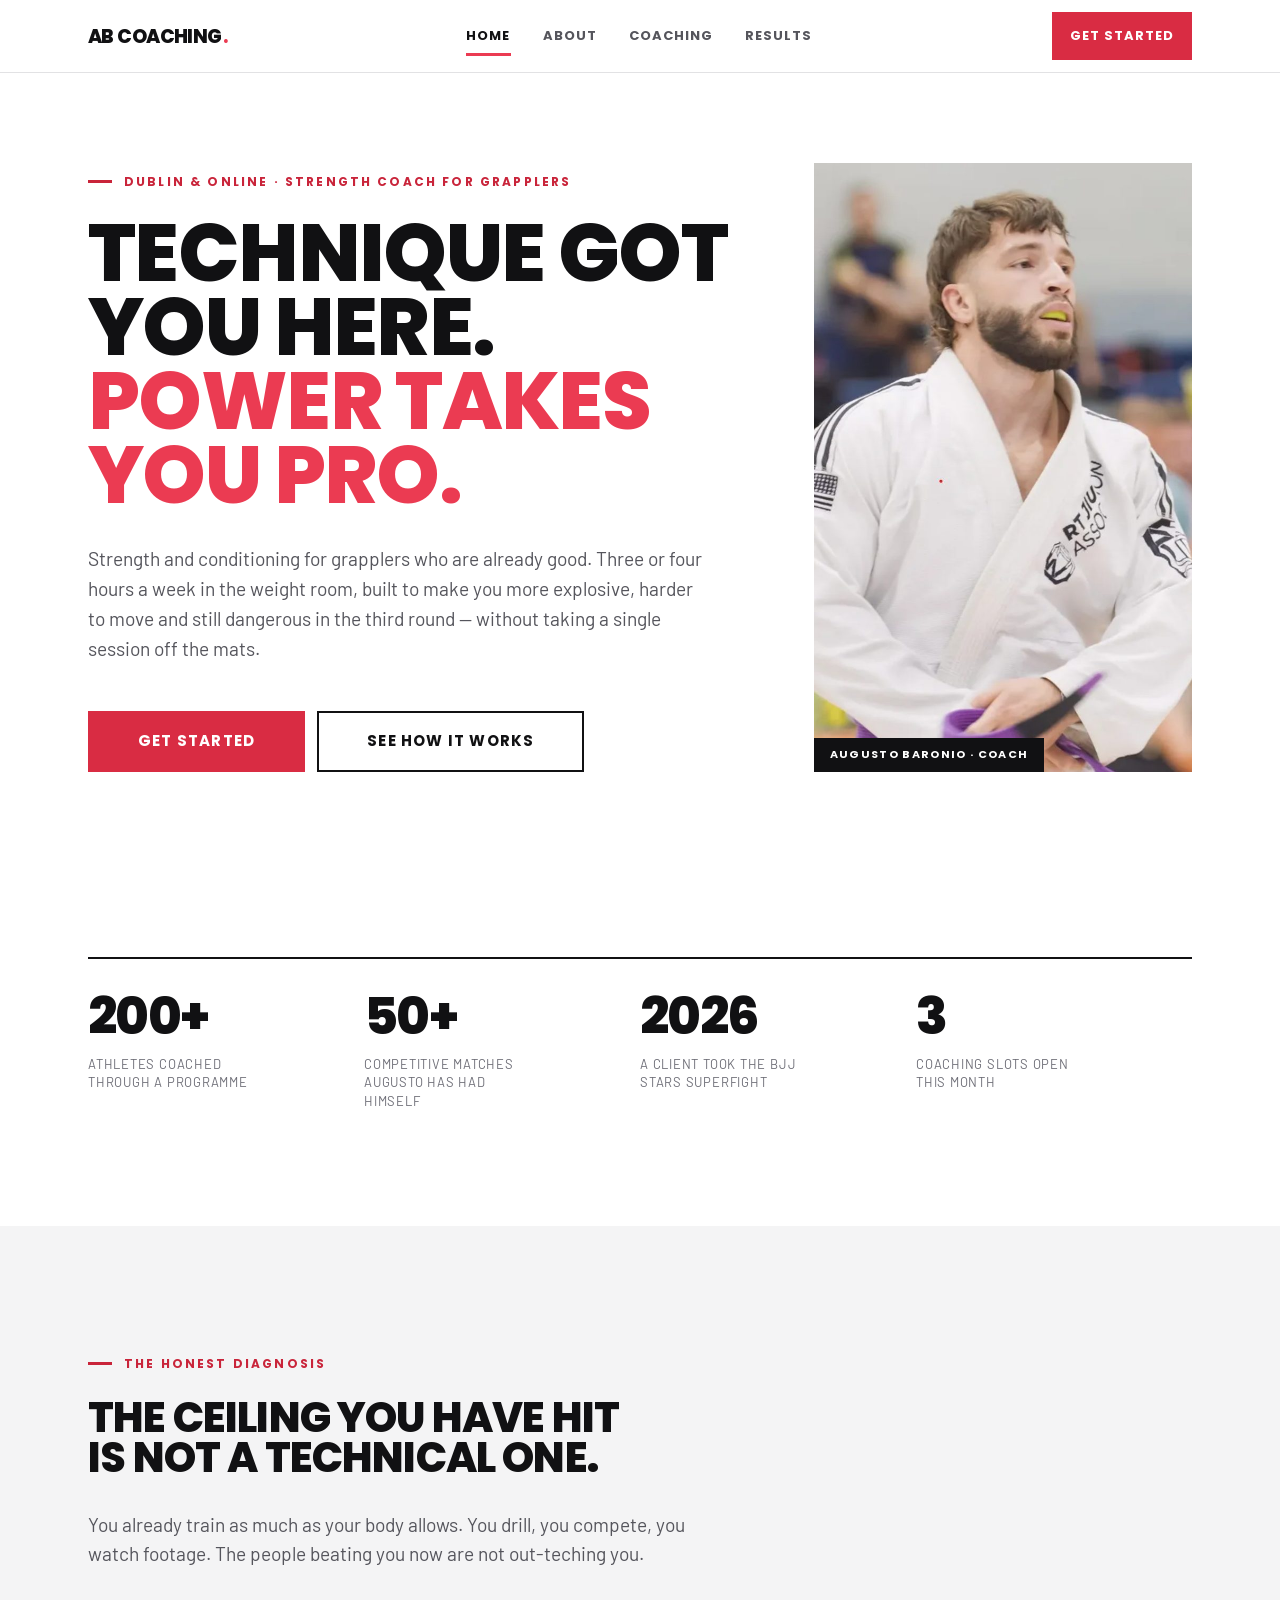
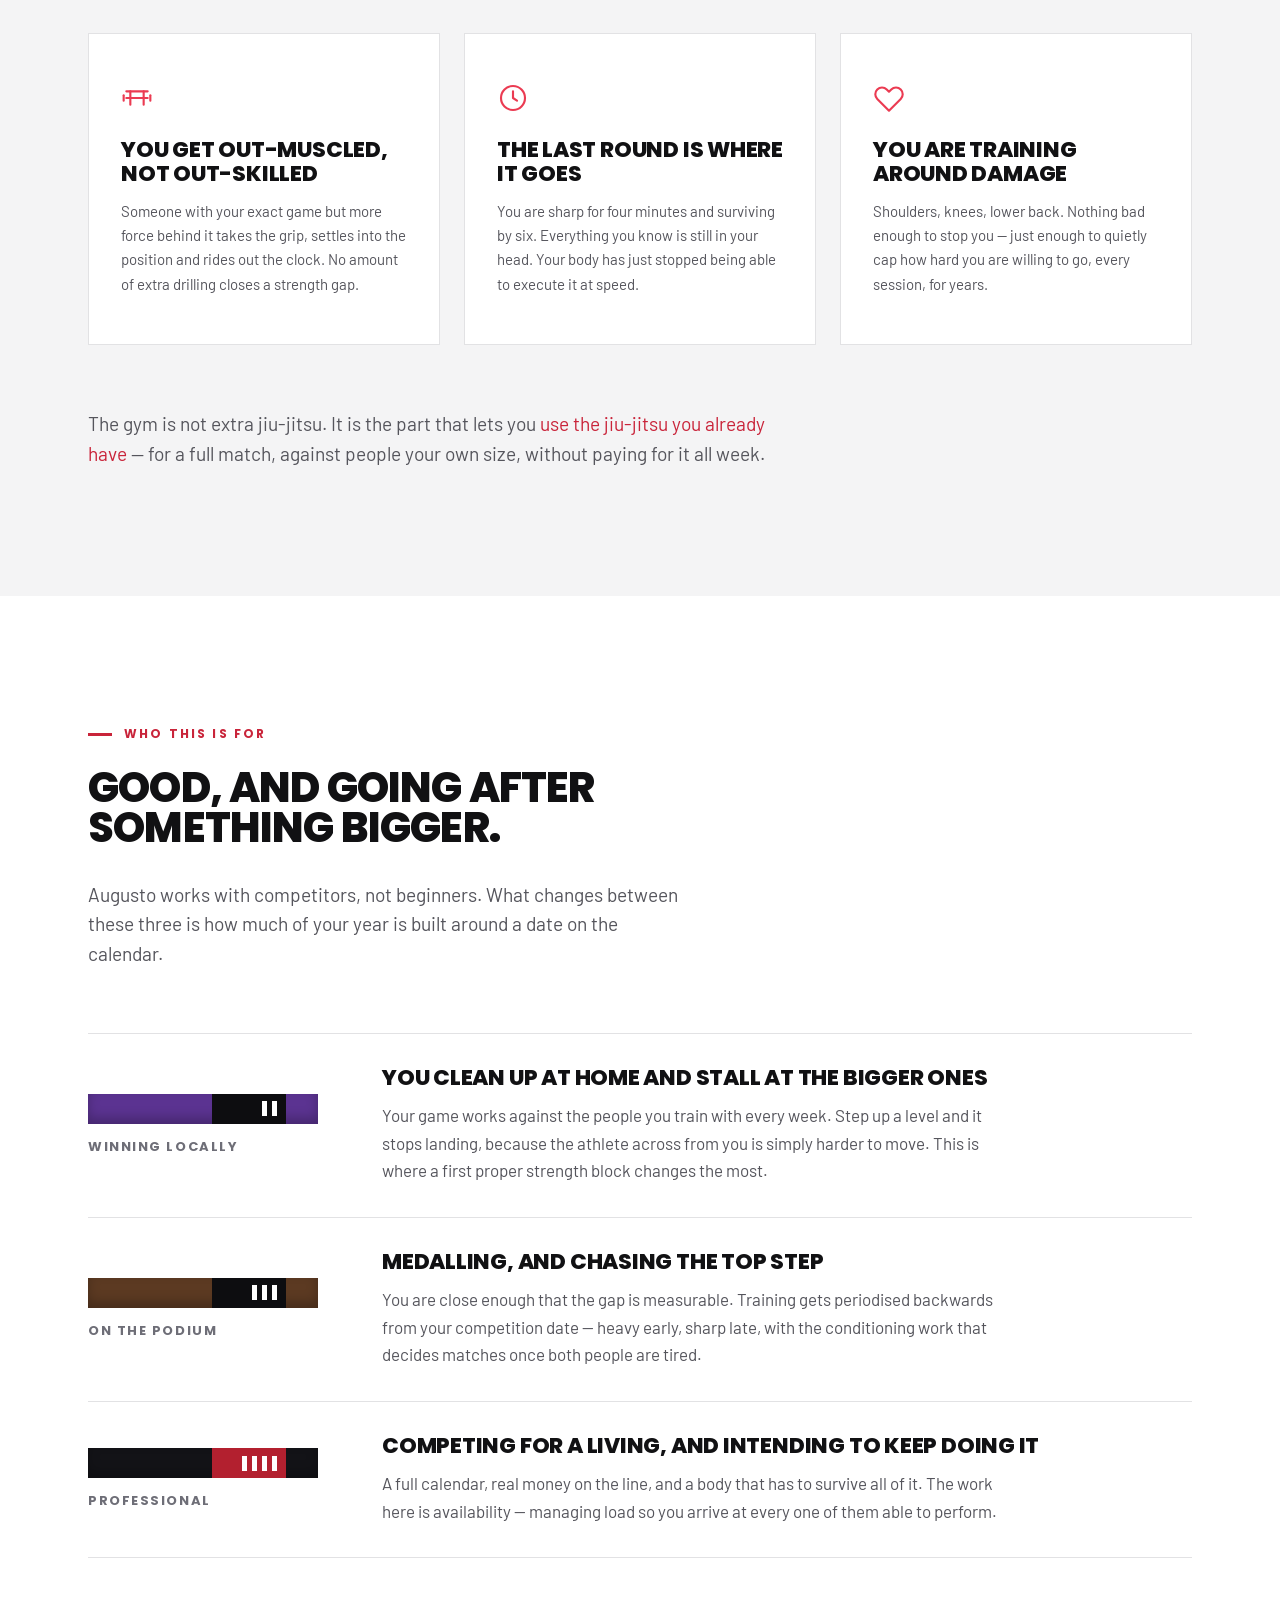
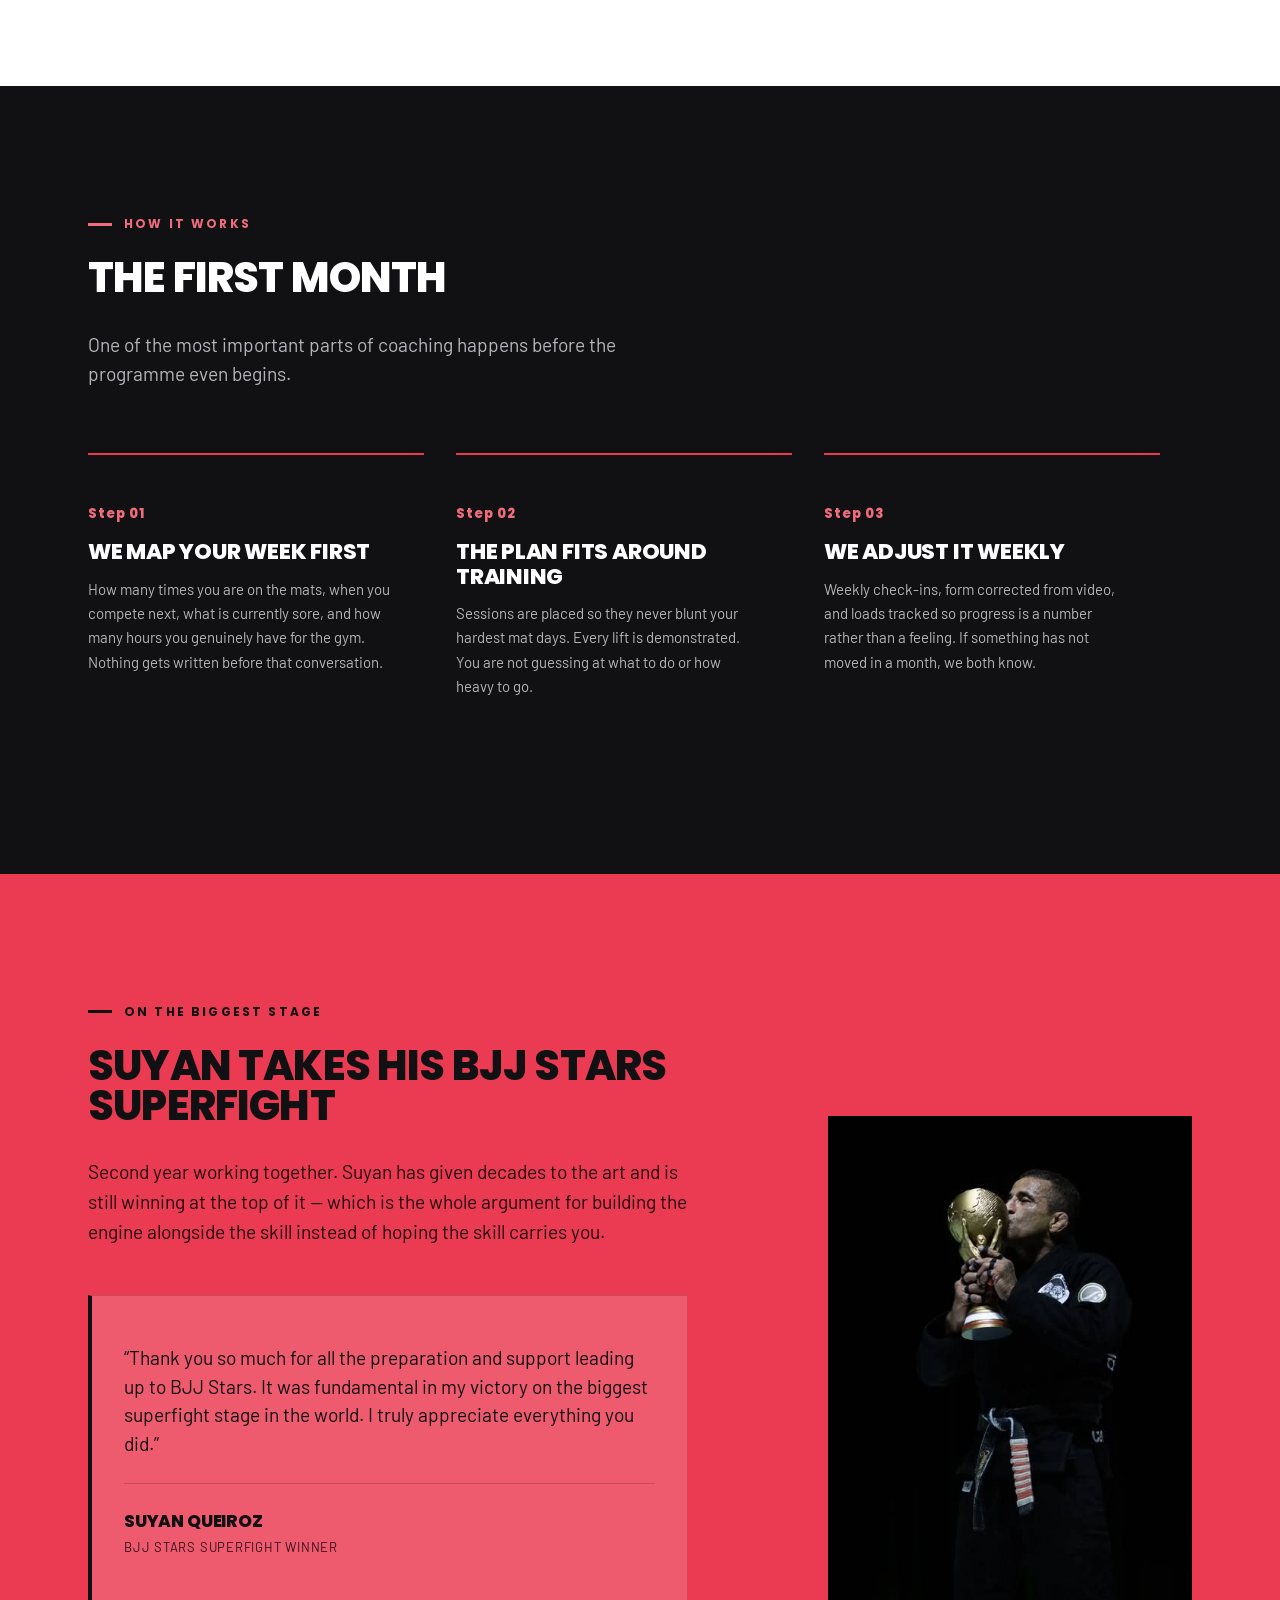
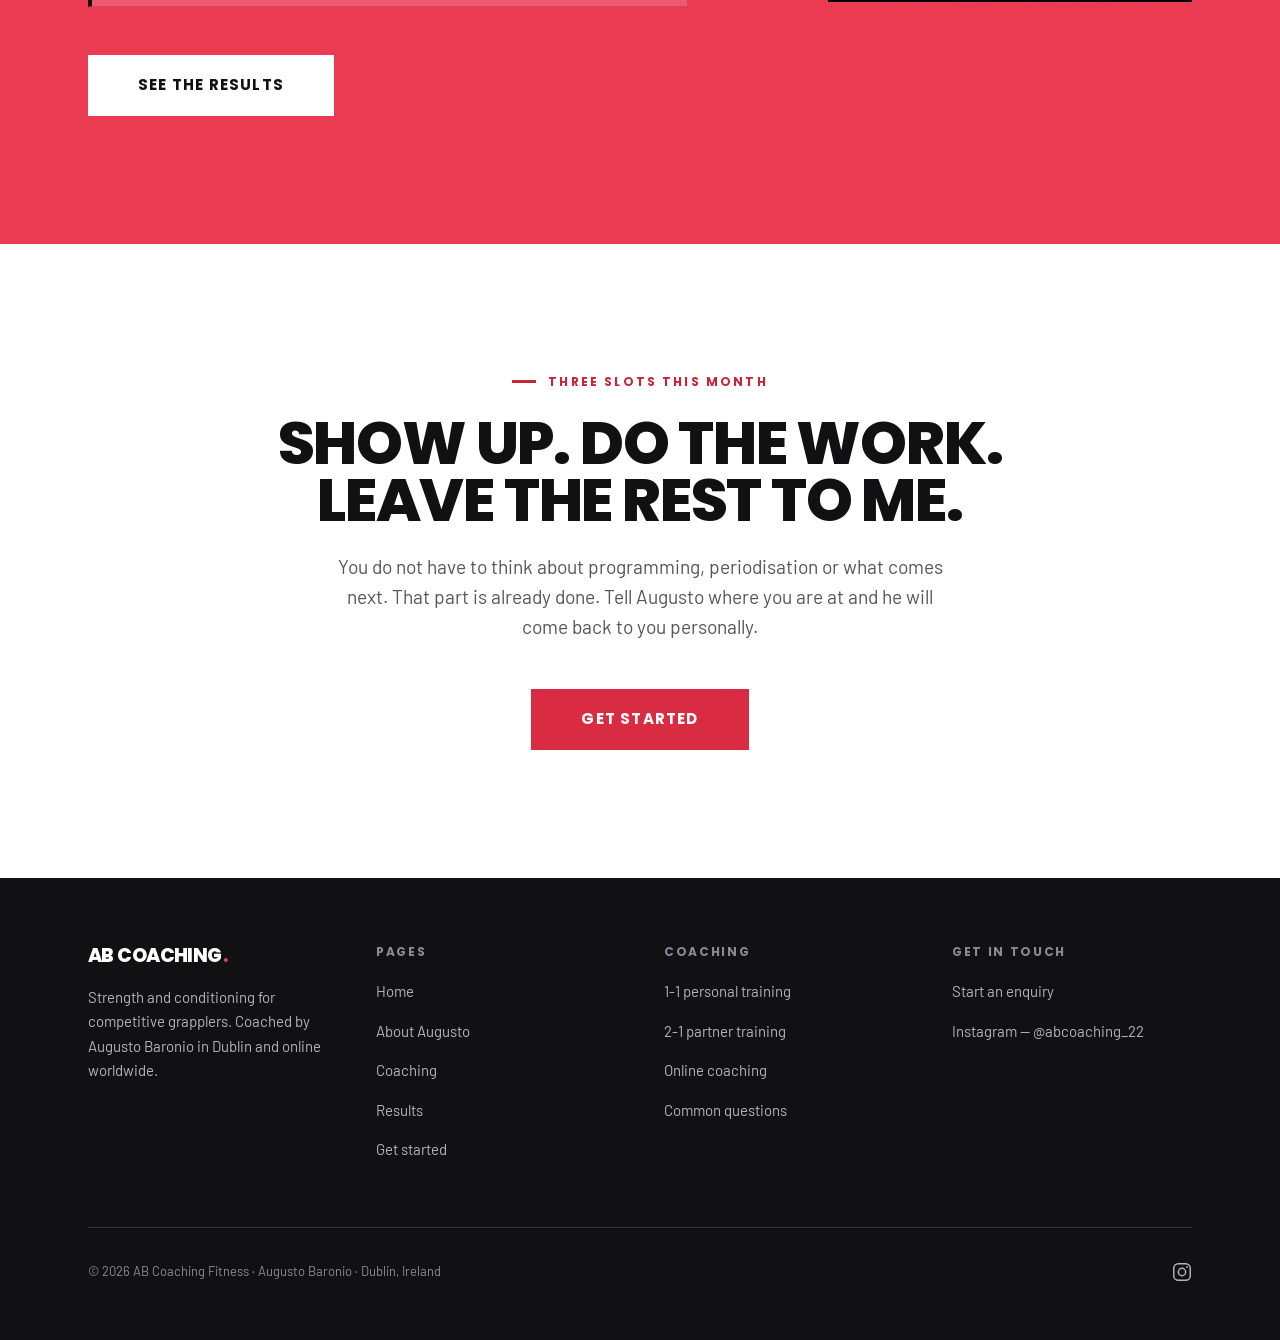
<file: index.html>
<!DOCTYPE html>
<html lang="en">
<head>
<meta charset="utf-8">
<meta name="viewport" content="width=device-width, initial-scale=1">
<!-- DRAFT MODE -->
<meta name="robots" content="noindex, nofollow">
<title>AB Coaching Fitness — Strength &amp; conditioning for competitive grapplers</title>
<meta name="description" content="Strength coaching for grapplers who are already good. Built to make you more explosive, more powerful and harder to move, without stealing time from the mats.">
<script>document.documentElement.classList.add('js');</script>
<link rel="preconnect" href="https://fonts.googleapis.com">
<link rel="preconnect" href="https://fonts.gstatic.com" crossorigin>
<link href="https://fonts.googleapis.com/css2?family=Poppins:wght@700;800&amp;family=Barlow:wght@400;500;600;700&amp;display=swap" rel="stylesheet">
<link rel="stylesheet" href="/styles.css">
<!-- Icons -->
<link rel="icon" type="image/png" sizes="32x32" href="/favicon-32.png">
<link rel="icon" type="image/png" sizes="16x16" href="/favicon-16.png">
<link rel="apple-touch-icon" href="/apple-touch-icon.png">
<meta name="theme-color" content="#EB3B52">
<!-- Social sharing. Run set-domain.py once a real domain exists:
     it adds canonical + og:url and absolutises og:image. -->
<meta property="og:type" content="website">
<meta property="og:site_name" content="AB Coaching Fitness">
<meta property="og:title" content="AB Coaching Fitness — Technique got you here. Power takes you pro.">
<meta property="og:description" content="Strength and conditioning for grapplers who are already good and want to compete at the top.">
<meta property="og:image" content="/images/social-card.jpg">
<meta property="og:image:width" content="1200">
<meta property="og:image:height" content="630">
<meta property="og:image:alt" content="Augusto Baronio in a gi beside the words Technique got you here. Power takes you pro.">
<meta name="twitter:card" content="summary_large_image">
<!-- Local business data for Google. "url" and "image" are added by
     set-domain.py once a real domain exists. TODO: add "telephone" and a
     real "address" once Augusto is happy to publish them — both materially
     improve how he ranks in local Dublin searches. -->
<script type="application/ld+json">
{
  "@context": "https://schema.org",
  "@type": "HealthAndBeautyBusiness",
  "additionalType": "https://schema.org/SportsActivityLocation",
  "name": "AB Coaching Fitness",
  "description": "Strength and conditioning coaching for competitive grapplers. 1-1 personal training in Dublin and online coaching worldwide.",
  "founder": { "@type": "Person", "name": "Augusto Baronio", "jobTitle": "Strength & conditioning coach" },
  "areaServed": [
    { "@type": "City", "name": "Dublin" },
    { "@type": "Country", "name": "Ireland" }
  ],
  "knowsAbout": ["Brazilian jiu-jitsu", "Strength and conditioning", "Grappling", "Athletic performance", "Injury prevention"],
  "sameAs": ["https://www.instagram.com/abcoaching_22/"],
  "makesOffer": [
    { "@type": "Offer", "itemOffered": { "@type": "Service", "name": "1-1 personal training", "areaServed": "Dublin" } },
    { "@type": "Offer", "itemOffered": { "@type": "Service", "name": "2-1 partner training", "areaServed": "Dublin" } },
    { "@type": "Offer", "itemOffered": { "@type": "Service", "name": "1-1 online coaching" } }
  ]
}
</script>
</head>
<body>

<a class="skip" href="#main">Skip to content</a>

<header class="nav">
  <div class="wrap">
    <div class="nav__bar">
      <a class="brand" href="/">AB Coaching<span class="brand__dot">.</span></a>
      <nav class="nav__links" aria-label="Main">
        <a class="nav__link" href="/" aria-current="page">Home</a>
        <a class="nav__link" href="/about">About</a>
        <a class="nav__link" href="/coaching">Coaching</a>
        <a class="nav__link" href="/results">Results</a>
      </nav>
      <a class="btn btn--red btn--nav" href="/get-started">Get started</a>
    </div>
    <nav class="nav__row" aria-label="Main, compact">
      <a class="nav__link" href="/" aria-current="page">Home</a>
      <a class="nav__link" href="/about">About</a>
      <a class="nav__link" href="/coaching">Coaching</a>
      <a class="nav__link" href="/results">Results</a>
    </nav>
  </div>
</header>

<main id="main">

  <!-- HERO -->
  <section class="hero">
    <div class="wrap">
      <div class="hero__grid">
        <div>
          <p class="eyebrow">Dublin &amp; online &middot; Strength coach for grapplers</p>
          <h1 class="display">
            Technique got<br>you here.
            <span class="hero__accent">Power takes you pro.</span>
          </h1>
          <p class="lead hero__lead">
            Strength and conditioning for grapplers who are already good. Three or
            four hours a week in the weight room, built to make you more explosive,
            harder to move and still dangerous in the third round — without taking a
            single session off the mats.
          </p>
          <div class="btn-row" style="margin-top: var(--s7);">
            <a class="btn btn--red btn--lg" href="/get-started">Get started</a>
            <a class="btn btn--line btn--lg" href="/coaching">See how it works</a>
          </div>
        </div>
        <div class="hero__photo">
          <img src="/images/augusto-hero.jpg" width="714" height="1150" fetchpriority="high"
               alt="Augusto Baronio in a white gi and purple belt at a competition, tying his belt before a match.">
          <span class="hero__tag">Augusto Baronio &middot; Coach</span>
        </div>
      </div>
    </div>
  </section>

  <!-- STATS -->
  <section class="section section--tight section--paper">
    <div class="wrap">
      <div class="stats r">
        <div class="stat">
          <span class="stat__n">200+</span>
          <span class="stat__l">Athletes coached through a programme</span>
        </div>
        <div class="stat">
          <span class="stat__n">50+</span>
          <span class="stat__l">Competitive matches Augusto has had himself</span>
        </div>
        <div class="stat">
          <span class="stat__n">2026</span>
          <span class="stat__l">A client took the BJJ Stars superfight</span>
        </div>
        <div class="stat">
          <span class="stat__n">3</span>
          <span class="stat__l">Coaching slots open this month</span>
        </div>
      </div>
    </div>
  </section>

  <!-- THE PROBLEM -->
  <section class="section section--sink">
    <div class="wrap">
      <div class="r" style="max-width: 64ch;">
        <p class="eyebrow">The honest diagnosis</p>
        <h2 class="h2">The ceiling you have hit<br>is not a technical one.</h2>
        <p class="lead" style="margin-top: var(--s6);">
          You already train as much as your body allows. You drill, you compete, you
          watch footage. The people beating you now are not out-teching you.
        </p>
      </div>

      <div class="grid" style="margin-top: var(--s8);">
        <article class="card r">
          <div class="card__icon" aria-hidden="true">
            <svg viewBox="0 0 24 24" fill="none" stroke="currentColor" stroke-width="1.6" stroke-linecap="round" stroke-linejoin="round">
              <path d="M4 7h16"></path><path d="M7 7v10"></path><path d="M17 7v10"></path>
              <path d="M4 12h16"></path><path d="M2 10v4"></path><path d="M22 10v4"></path>
            </svg>
          </div>
          <h3 class="h3">You get out-muscled, not out-skilled</h3>
          <p>
            Someone with your exact game but more force behind it takes the grip,
            settles into the position and rides out the clock. No amount of extra
            drilling closes a strength gap.
          </p>
        </article>

        <article class="card r">
          <div class="card__icon" aria-hidden="true">
            <svg viewBox="0 0 24 24" fill="none" stroke="currentColor" stroke-width="1.6" stroke-linecap="round" stroke-linejoin="round">
              <circle cx="12" cy="12" r="9"></circle><path d="M12 7v5l3 2"></path>
            </svg>
          </div>
          <h3 class="h3">The last round is where it goes</h3>
          <p>
            You are sharp for four minutes and surviving by six. Everything you know
            is still in your head. Your body has just stopped being able to execute
            it at speed.
          </p>
        </article>

        <article class="card r">
          <div class="card__icon" aria-hidden="true">
            <svg viewBox="0 0 24 24" fill="none" stroke="currentColor" stroke-width="1.6" stroke-linecap="round" stroke-linejoin="round">
              <path d="M20.8 5.6a5 5 0 0 0-7.1 0L12 7.3l-1.7-1.7a5 5 0 1 0-7.1 7.1L12 21.5l8.8-8.8a5 5 0 0 0 0-7.1z"></path>
            </svg>
          </div>
          <h3 class="h3">You are training around damage</h3>
          <p>
            Shoulders, knees, lower back. Nothing bad enough to stop you — just
            enough to quietly cap how hard you are willing to go, every session,
            for years.
          </p>
        </article>
      </div>

      <p class="lead r" style="margin-top: var(--s8); max-width: 62ch;">
        The gym is not extra jiu-jitsu. It is the part that lets you
        <span class="red">use the jiu-jitsu you already have</span> — for a full
        match, against people your own size, without paying for it all week.
      </p>
    </div>
  </section>

  <!-- BELT LADDER — signature -->
  <section class="section section--paper">
    <div class="wrap">
      <div class="r" style="max-width: 60ch;">
        <p class="eyebrow">Who this is for</p>
        <h2 class="h2">Good, and going after<br>something bigger.</h2>
        <p class="lead" style="margin-top: var(--s6);">
          Augusto works with competitors, not beginners. What changes between these
          three is how much of your year is built around a date on the calendar.
        </p>
      </div>

      <div class="ladder" style="margin-top: var(--s8);">

        <div class="rank r">
          <div>
            <div class="belt belt--purple">
              <span class="belt__sleeve">
                <i class="belt__deg"></i><i class="belt__deg"></i>
              </span>
            </div>
            <span class="rank__label">Winning locally</span>
          </div>
          <div class="rank__body">
            <h3 class="h3">You clean up at home and stall at the bigger ones</h3>
            <p>
              Your game works against the people you train with every week. Step up a
              level and it stops landing, because the athlete across from you is
              simply harder to move. This is where a first proper strength block
              changes the most.
            </p>
          </div>
        </div>

        <div class="rank r">
          <div>
            <div class="belt belt--brown">
              <span class="belt__sleeve">
                <i class="belt__deg"></i><i class="belt__deg"></i><i class="belt__deg"></i>
              </span>
            </div>
            <span class="rank__label">On the podium</span>
          </div>
          <div class="rank__body">
            <h3 class="h3">Medalling, and chasing the top step</h3>
            <p>
              You are close enough that the gap is measurable. Training gets
              periodised backwards from your competition date — heavy early, sharp
              late, with the conditioning work that decides matches once both people
              are tired.
            </p>
          </div>
        </div>

        <div class="rank r">
          <div>
            <div class="belt belt--black">
              <span class="belt__sleeve">
                <i class="belt__deg"></i><i class="belt__deg"></i><i class="belt__deg"></i><i class="belt__deg"></i>
              </span>
            </div>
            <span class="rank__label">Professional</span>
          </div>
          <div class="rank__body">
            <h3 class="h3">Competing for a living, and intending to keep doing it</h3>
            <p>
              A full calendar, real money on the line, and a body that has to survive
              all of it. The work here is availability — managing load so you arrive
              at every one of them able to perform.
            </p>
          </div>
        </div>

      </div>
    </div>
  </section>

  <!-- HOW IT WORKS -->
  <section class="section section--ink">
    <div class="wrap">
      <div class="r" style="max-width: 58ch;">
        <p class="eyebrow">How it works</p>
        <h2 class="h2">The first month</h2>
        <p class="lead" style="margin-top: var(--s6);">
          One of the most important parts of coaching happens before the programme
          even begins.
        </p>
      </div>
      <div class="steps r" style="margin-top: var(--s8);">
        <div class="step">
          <span class="step__n">Step 01</span>
          <h3 class="h3">We map your week first</h3>
          <p>
            How many times you are on the mats, when you compete next, what is
            currently sore, and how many hours you genuinely have for the gym.
            Nothing gets written before that conversation.
          </p>
        </div>
        <div class="step">
          <span class="step__n">Step 02</span>
          <h3 class="h3">The plan fits around training</h3>
          <p>
            Sessions are placed so they never blunt your hardest mat days. Every lift
            is demonstrated. You are not guessing at what to do or how heavy to go.
          </p>
        </div>
        <div class="step">
          <span class="step__n">Step 03</span>
          <h3 class="h3">We adjust it weekly</h3>
          <p>
            Weekly check-ins, form corrected from video, and loads tracked so
            progress is a number rather than a feeling. If something has not moved
            in a month, we both know.
          </p>
        </div>
      </div>
    </div>
  </section>

  <!-- PROOF — red band -->
  <section class="section section--red">
    <div class="wrap">
      <div class="split split--wide-text">
        <div class="r">
          <p class="eyebrow">On the biggest stage</p>
          <h2 class="h2">Suyan takes his BJJ Stars superfight</h2>
          <p class="lead" style="margin-top: var(--s6);">
            Second year working together. Suyan has given decades to the art and is
            still winning at the top of it — which is the whole argument for building
            the engine alongside the skill instead of hoping the skill carries you.
          </p>
          <div class="quote" style="margin-top: var(--s7); max-width: 60ch;">
            <p class="quote__text">
              &ldquo;Thank you so much for all the preparation and support leading up to
              BJJ Stars. It was fundamental in my victory on the biggest superfight
              stage in the world. I truly appreciate everything you did.&rdquo;
            </p>
            <div class="quote__by">
              <span class="quote__name">Suyan Queiroz</span>
              <span class="quote__role">BJJ Stars superfight winner</span>
            </div>
          </div>
          <div class="btn-row" style="margin-top: var(--s7);">
            <a class="btn btn--onink btn--lg" href="/results">See the results</a>
          </div>
        </div>
        <div class="split__media r">
          <img src="/images/suyan-trophy.jpg" width="480" height="640" loading="lazy"
               alt="Suyan Queiroz in a black gi and black belt, kissing the championship trophy under stage lights.">
        </div>
      </div>
    </div>
  </section>

  <!-- CTA -->
  <section class="section section--paper">
    <div class="wrap cta-band">
      <div class="r">
        <p class="eyebrow">Three slots this month</p>
        <h2 class="h1">Show up. Do the work.<br>Leave the rest to me.</h2>
        <p class="lead">
          You do not have to think about programming, periodisation or what comes
          next. That part is already done. Tell Augusto where you are at and he will
          come back to you personally.
        </p>
        <div class="btn-row">
          <a class="btn btn--red btn--lg" href="/get-started">Get started</a>
        </div>
      </div>
    </div>
  </section>

</main>

<footer class="foot">
  <div class="wrap">
    <div class="foot__grid">
      <div>
        <a class="brand" href="/">AB Coaching<span class="brand__dot">.</span></a>
        <p class="body-muted" style="margin-top: var(--s4); font-size: var(--f-sm); max-width: 34ch;">
          Strength and conditioning for competitive grapplers. Coached by Augusto
          Baronio in Dublin and online worldwide.
        </p>
      </div>
      <div>
        <p class="foot__h">Pages</p>
        <ul class="foot__list">
          <li><a href="/">Home</a></li>
          <li><a href="/about">About Augusto</a></li>
          <li><a href="/coaching">Coaching</a></li>
          <li><a href="/results">Results</a></li>
          <li><a href="/get-started">Get started</a></li>
        </ul>
      </div>
      <div>
        <p class="foot__h">Coaching</p>
        <ul class="foot__list">
          <li><a href="/coaching#pt">1-1 personal training</a></li>
          <li><a href="/coaching#partner">2-1 partner training</a></li>
          <li><a href="/coaching#online">Online coaching</a></li>
          <li><a href="/coaching#faq">Common questions</a></li>
        </ul>
      </div>
      <div>
        <p class="foot__h">Get in touch</p>
        <ul class="foot__list">
          <li><a href="/get-started">Start an enquiry</a></li>
          <li><a href="https://www.instagram.com/abcoaching_22/" rel="noopener">Instagram &mdash; @abcoaching_22</a></li>
        </ul>
      </div>
    </div>
    <div class="foot__base">
      <span>&copy; 2026 AB Coaching Fitness &middot; Augusto Baronio &middot; Dublin, Ireland</span>
      <span class="social">
        <a href="https://www.instagram.com/abcoaching_22/" rel="noopener" aria-label="AB Coaching Fitness on Instagram">
          <svg viewBox="0 0 24 24" fill="none" stroke="currentColor" stroke-width="1.6" stroke-linecap="round" stroke-linejoin="round">
            <rect x="3" y="3" width="18" height="18" rx="5"></rect>
            <circle cx="12" cy="12" r="4"></circle>
            <circle cx="17.5" cy="6.5" r="1" fill="currentColor" stroke="none"></circle>
          </svg>
        </a>
      </span>
    </div>
  </div>
</footer>

<script src="/app.js" defer></script>
</body>
</html>
</file>
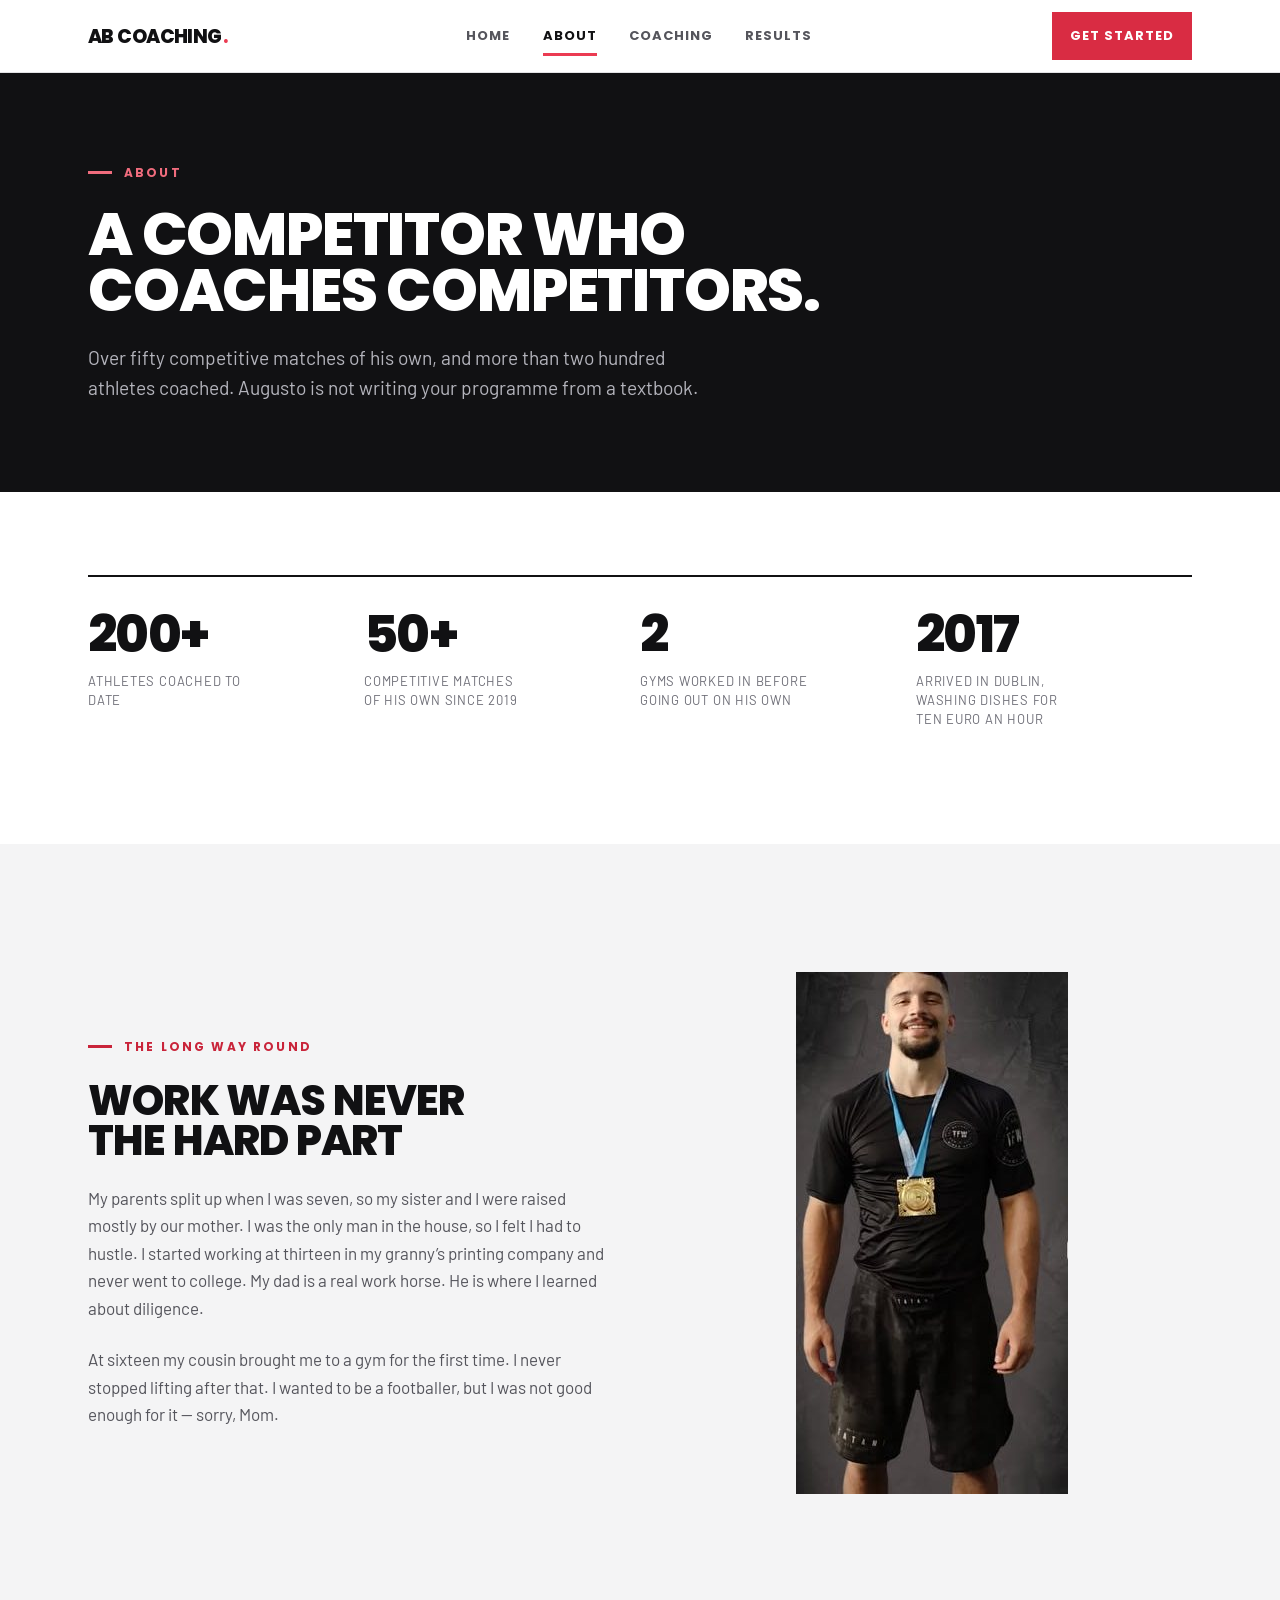
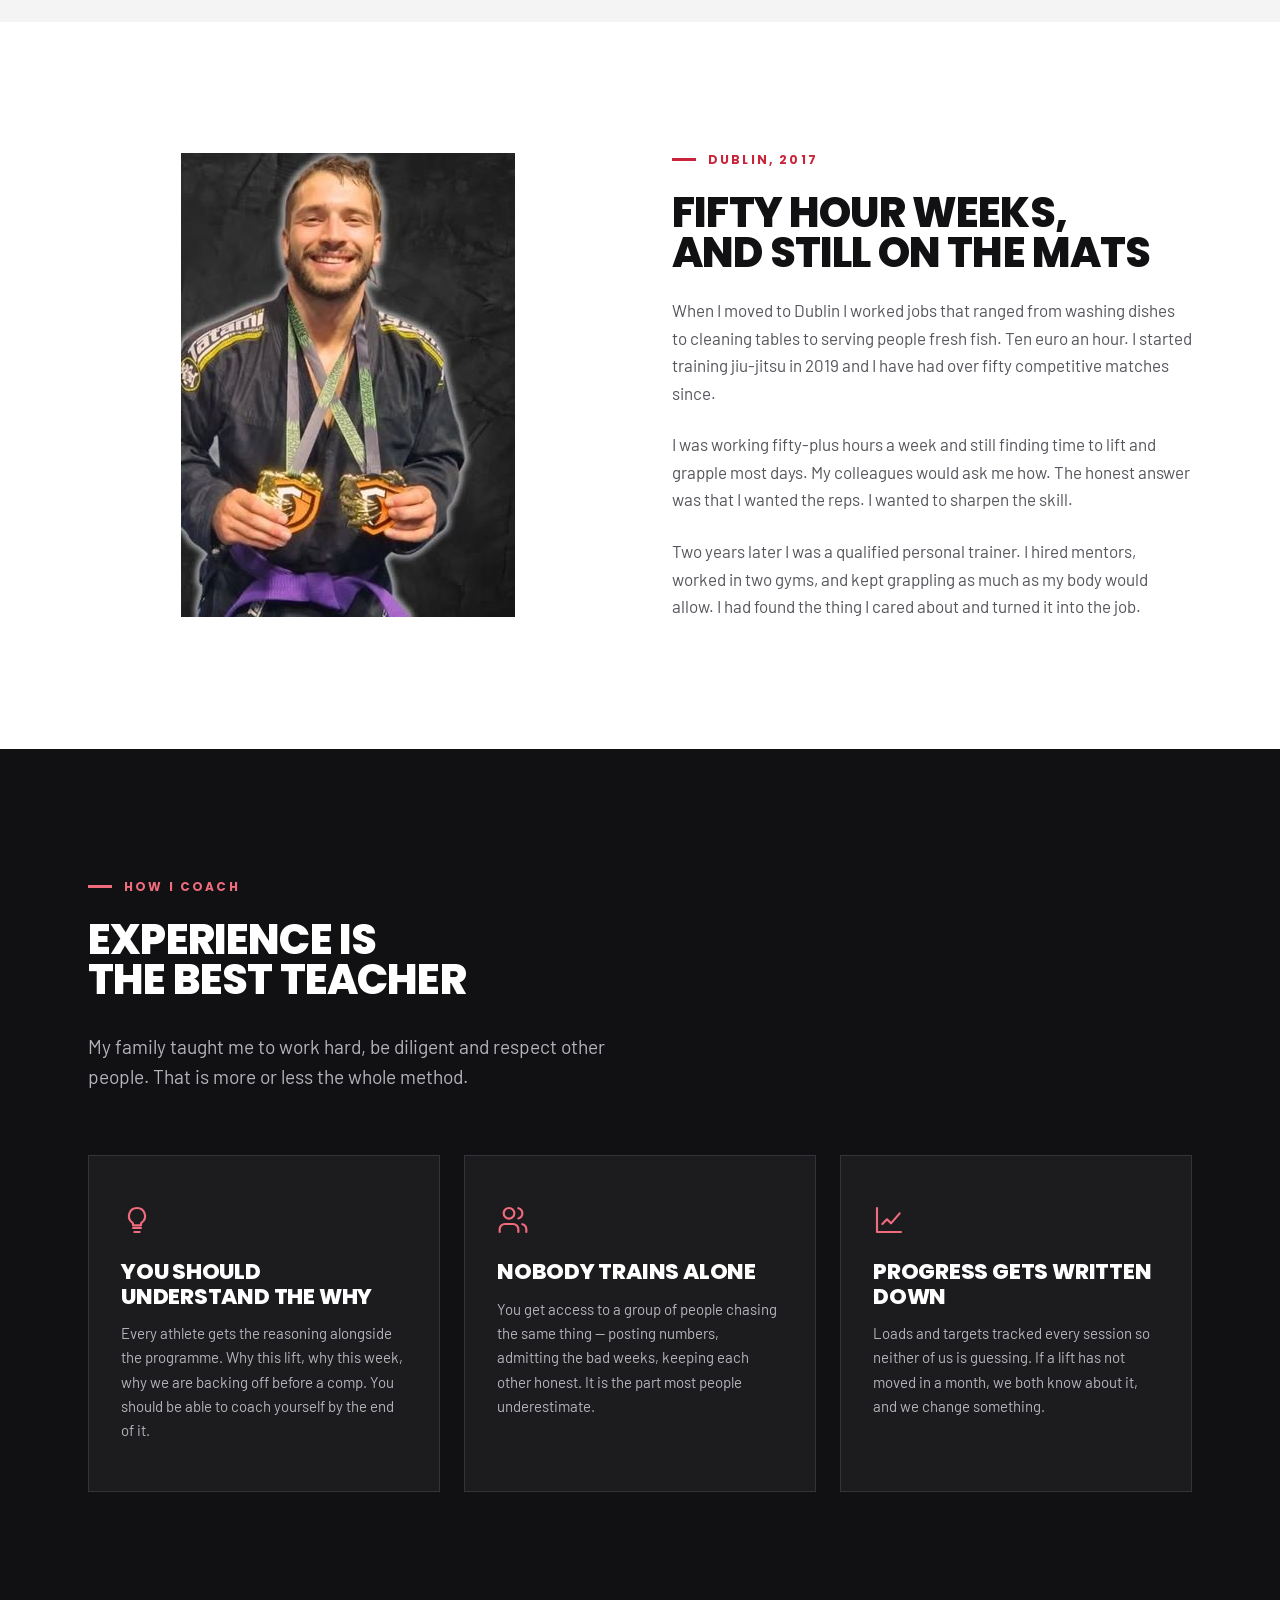
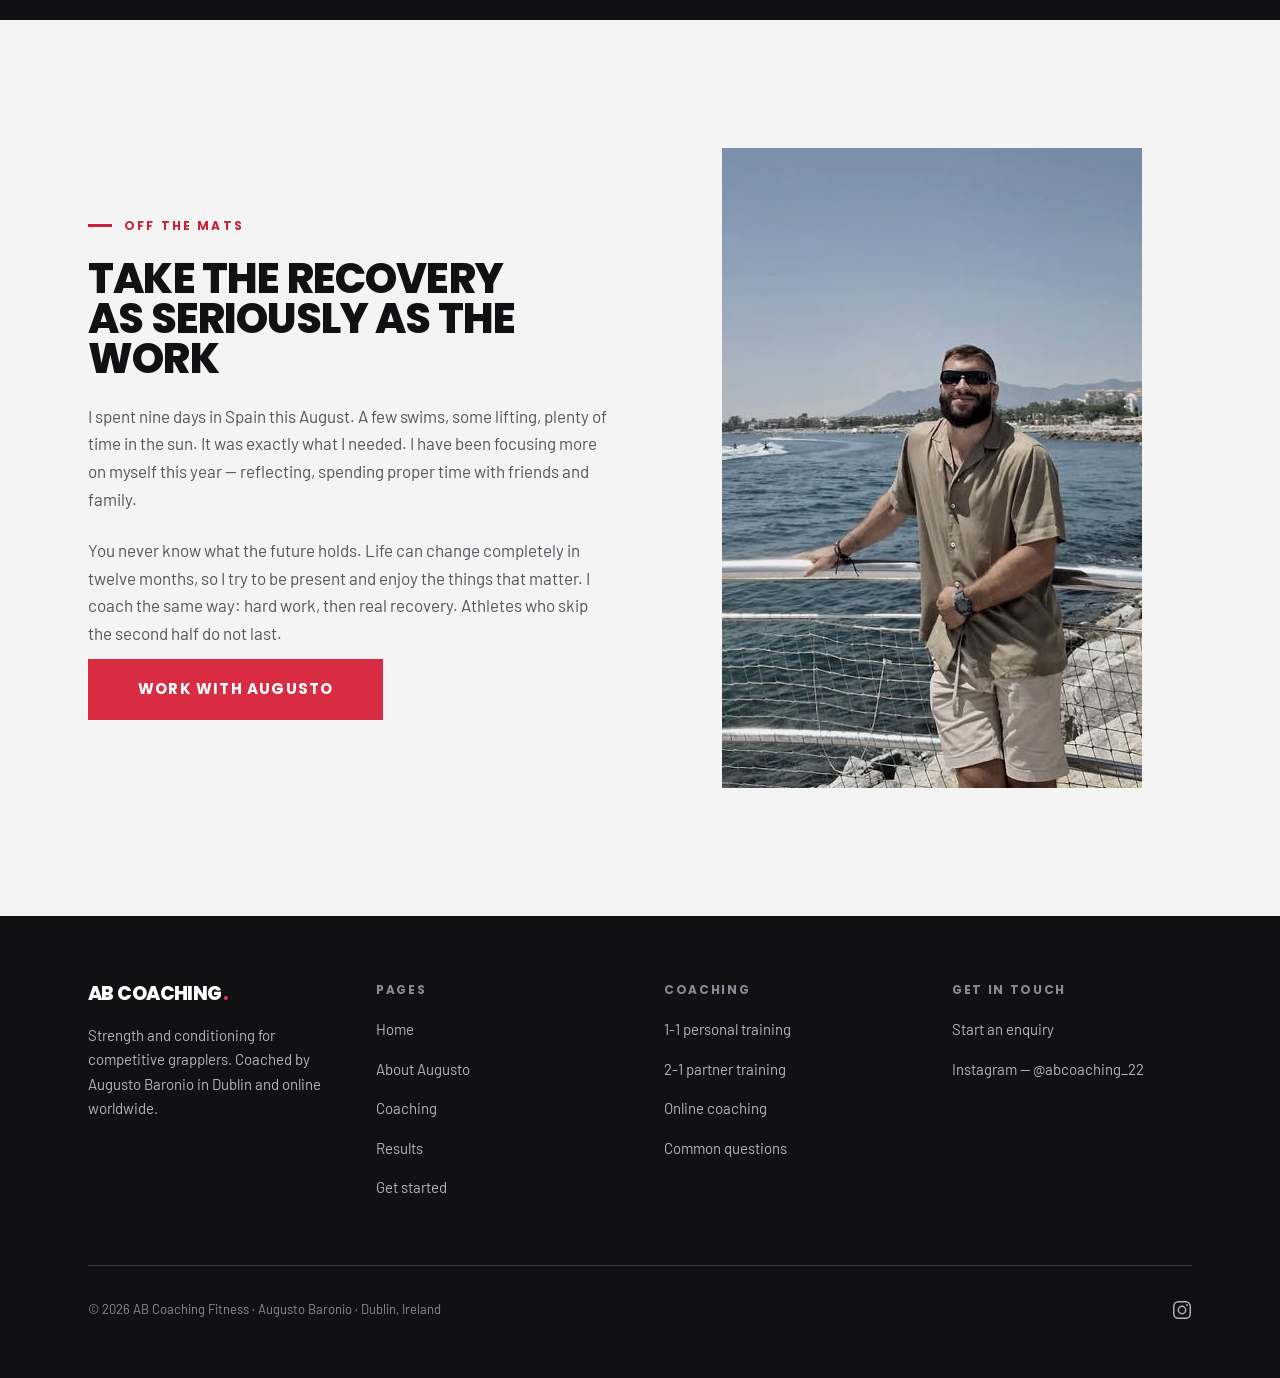
<file: about.html>
<!DOCTYPE html>
<html lang="en">
<head>
<meta charset="utf-8">
<meta name="viewport" content="width=device-width, initial-scale=1">
<!-- DRAFT MODE -->
<meta name="robots" content="noindex, nofollow">
<title>About Augusto Baronio — AB Coaching Fitness</title>
<meta name="description" content="A competitor who coaches competitors. Over 50 matches on the mats, 200+ athletes coached, and the long road from washing dishes in Dublin to doing this full time.">
<script>document.documentElement.classList.add('js');</script>
<link rel="preconnect" href="https://fonts.googleapis.com">
<link rel="preconnect" href="https://fonts.gstatic.com" crossorigin>
<link href="https://fonts.googleapis.com/css2?family=Poppins:wght@700;800&amp;family=Barlow:wght@400;500;600;700&amp;display=swap" rel="stylesheet">
<link rel="stylesheet" href="/styles.css">
<!-- Icons -->
<link rel="icon" type="image/png" sizes="32x32" href="/favicon-32.png">
<link rel="icon" type="image/png" sizes="16x16" href="/favicon-16.png">
<link rel="apple-touch-icon" href="/apple-touch-icon.png">
<meta name="theme-color" content="#EB3B52">
<!-- Social sharing. Run set-domain.py once a real domain exists:
     it adds canonical + og:url and absolutises og:image. -->
<meta property="og:type" content="website">
<meta property="og:site_name" content="AB Coaching Fitness">
<meta property="og:title" content="About Augusto Baronio — AB Coaching Fitness">
<meta property="og:description" content="A competitor who coaches competitors. Over 50 matches, 200+ athletes coached, and the long road to doing this full time.">
<meta property="og:image" content="/images/social-card.jpg">
<meta property="og:image:width" content="1200">
<meta property="og:image:height" content="630">
<meta property="og:image:alt" content="Augusto Baronio in a gi beside the words Technique got you here. Power takes you pro.">
<meta name="twitter:card" content="summary_large_image">
</head>
<body>

<a class="skip" href="#main">Skip to content</a>

<header class="nav">
  <div class="wrap">
    <div class="nav__bar">
      <a class="brand" href="/">AB Coaching<span class="brand__dot">.</span></a>
      <nav class="nav__links" aria-label="Main">
        <a class="nav__link" href="/">Home</a>
        <a class="nav__link" href="/about" aria-current="page">About</a>
        <a class="nav__link" href="/coaching">Coaching</a>
        <a class="nav__link" href="/results">Results</a>
      </nav>
      <a class="btn btn--red btn--nav" href="/get-started">Get started</a>
    </div>
    <nav class="nav__row" aria-label="Main, compact">
      <a class="nav__link" href="/">Home</a>
      <a class="nav__link" href="/about" aria-current="page">About</a>
      <a class="nav__link" href="/coaching">Coaching</a>
      <a class="nav__link" href="/results">Results</a>
    </nav>
  </div>
</header>

<main id="main">

  <section class="phead">
    <div class="wrap">
      <p class="eyebrow">About</p>
      <h1 class="h1">A competitor who<br>coaches competitors.</h1>
      <p class="lead">
        Over fifty competitive matches of his own, and more than two hundred athletes
        coached. Augusto is not writing your programme from a textbook.
      </p>
    </div>
  </section>

  <!-- NUMBERS -->
  <section class="section section--tight section--paper">
    <div class="wrap">
      <div class="stats r">
        <div class="stat">
          <span class="stat__n">200+</span>
          <span class="stat__l">Athletes coached to date</span>
        </div>
        <div class="stat">
          <span class="stat__n">50+</span>
          <span class="stat__l">Competitive matches of his own since 2019</span>
        </div>
        <div class="stat">
          <span class="stat__n">2</span>
          <span class="stat__l">Gyms worked in before going out on his own</span>
        </div>
        <div class="stat">
          <span class="stat__n">2017</span>
          <span class="stat__l">Arrived in Dublin, washing dishes for ten euro an hour</span>
        </div>
      </div>
    </div>
  </section>

  <!-- STORY -->
  <section class="section section--sink">
    <div class="wrap">
      <div class="split">
        <div class="r stack">
          <p class="eyebrow">The long way round</p>
          <h2 class="h2">Work was never<br>the hard part</h2>
          <p class="body-muted">
            My parents split up when I was seven, so my sister and I were raised
            mostly by our mother. I was the only man in the house, so I felt I had to
            hustle. I started working at thirteen in my granny&rsquo;s printing company
            and never went to college. My dad is a real work horse. He is where I
            learned about diligence.
          </p>
          <p class="body-muted">
            At sixteen my cousin brought me to a gym for the first time. I never
            stopped lifting after that. I wanted to be a footballer, but I was not
            good enough for it &mdash; sorry, Mom.
          </p>
        </div>
        <div class="split__media r">
          <img src="/images/augusto-medal.jpg" width="272" height="522" loading="lazy"
               alt="Augusto Baronio wearing a gold medal after a competition.">
        </div>
      </div>
    </div>
  </section>

  <section class="section section--paper">
    <div class="wrap">
      <div class="split">
        <div class="split__media r">
          <img src="/images/augusto-medals.jpg" width="334" height="464" loading="lazy"
               alt="Augusto Baronio in a dark gi and purple belt holding two gold medals.">
        </div>
        <div class="r stack">
          <p class="eyebrow">Dublin, 2017</p>
          <h2 class="h2">Fifty hour weeks,<br>and still on the mats</h2>
          <p class="body-muted">
            When I moved to Dublin I worked jobs that ranged from washing dishes to
            cleaning tables to serving people fresh fish. Ten euro an hour. I started
            training jiu-jitsu in 2019 and I have had over fifty competitive matches
            since.
          </p>
          <p class="body-muted">
            I was working fifty-plus hours a week and still finding time to lift and
            grapple most days. My colleagues would ask me how. The honest answer was
            that I wanted the reps. I wanted to sharpen the skill.
          </p>
          <p class="body-muted">
            Two years later I was a qualified personal trainer. I hired mentors,
            worked in two gyms, and kept grappling as much as my body would allow.
            I had found the thing I cared about and turned it into the job.
          </p>
        </div>
      </div>
    </div>
  </section>

  <!-- HOW HE COACHES -->
  <section class="section section--ink">
    <div class="wrap">
      <div class="r" style="max-width: 58ch;">
        <p class="eyebrow">How I coach</p>
        <h2 class="h2">Experience is<br>the best teacher</h2>
        <p class="lead" style="margin-top: var(--s6);">
          My family taught me to work hard, be diligent and respect other people.
          That is more or less the whole method.
        </p>
      </div>

      <div class="grid" style="margin-top: var(--s8);">
        <article class="card r">
          <div class="card__icon" aria-hidden="true">
            <svg viewBox="0 0 24 24" fill="none" stroke="currentColor" stroke-width="1.6" stroke-linecap="round" stroke-linejoin="round">
              <path d="M9 18h6"></path><path d="M10 21h4"></path>
              <path d="M12 3a6 6 0 0 0-3.5 10.9c.3.3.5.7.5 1.1v1h6v-1c0-.4.2-.8.5-1.1A6 6 0 0 0 12 3z"></path>
            </svg>
          </div>
          <h3 class="h3">You should understand the why</h3>
          <p>
            Every athlete gets the reasoning alongside the programme. Why this lift,
            why this week, why we are backing off before a comp. You should be able
            to coach yourself by the end of it.
          </p>
        </article>

        <article class="card r">
          <div class="card__icon" aria-hidden="true">
            <svg viewBox="0 0 24 24" fill="none" stroke="currentColor" stroke-width="1.6" stroke-linecap="round" stroke-linejoin="round">
              <path d="M16 21v-2a4 4 0 0 0-4-4H6a4 4 0 0 0-4 4v2"></path>
              <circle cx="9" cy="7" r="4"></circle>
              <path d="M22 21v-2a4 4 0 0 0-3-3.87"></path>
              <path d="M16 3.13a4 4 0 0 1 0 7.75"></path>
            </svg>
          </div>
          <h3 class="h3">Nobody trains alone</h3>
          <p>
            You get access to a group of people chasing the same thing &mdash; posting
            numbers, admitting the bad weeks, keeping each other honest. It is the
            part most people underestimate.
          </p>
        </article>

        <article class="card r">
          <div class="card__icon" aria-hidden="true">
            <svg viewBox="0 0 24 24" fill="none" stroke="currentColor" stroke-width="1.6" stroke-linecap="round" stroke-linejoin="round">
              <path d="M3 3v18h18"></path><path d="M7 15l3.5-3.5 3 3L20 7"></path>
            </svg>
          </div>
          <h3 class="h3">Progress gets written down</h3>
          <p>
            Loads and targets tracked every session so neither of us is guessing. If
            a lift has not moved in a month, we both know about it, and we change
            something.
          </p>
        </article>
      </div>
    </div>
  </section>

  <!-- OFF THE MATS -->
  <section class="section section--sink">
    <div class="wrap">
      <div class="split">
        <div class="r stack">
          <p class="eyebrow">Off the mats</p>
          <h2 class="h2">Take the recovery<br>as seriously as the work</h2>
          <p class="body-muted">
            I spent nine days in Spain this August. A few swims, some lifting, plenty
            of time in the sun. It was exactly what I needed. I have been focusing
            more on myself this year &mdash; reflecting, spending proper time with
            friends and family.
          </p>
          <p class="body-muted">
            You never know what the future holds. Life can change completely in
            twelve months, so I try to be present and enjoy the things that matter.
            I coach the same way: hard work, then real recovery. Athletes who skip
            the second half do not last.
          </p>
          <div class="btn-row" style="margin-top: var(--s3);">
            <a class="btn btn--red btn--lg" href="/get-started">Work with Augusto</a>
          </div>
        </div>
        <div class="split__media r">
          <img src="/images/augusto-portrait.jpg" width="420" height="640" loading="lazy"
               alt="Augusto Baronio on a seafront walkway in Spain, leaning on a railing.">
        </div>
      </div>
    </div>
  </section>

</main>

<footer class="foot">
  <div class="wrap">
    <div class="foot__grid">
      <div>
        <a class="brand" href="/">AB Coaching<span class="brand__dot">.</span></a>
        <p class="body-muted" style="margin-top: var(--s4); font-size: var(--f-sm); max-width: 34ch;">
          Strength and conditioning for competitive grapplers. Coached by Augusto
          Baronio in Dublin and online worldwide.
        </p>
      </div>
      <div>
        <p class="foot__h">Pages</p>
        <ul class="foot__list">
          <li><a href="/">Home</a></li>
          <li><a href="/about">About Augusto</a></li>
          <li><a href="/coaching">Coaching</a></li>
          <li><a href="/results">Results</a></li>
          <li><a href="/get-started">Get started</a></li>
        </ul>
      </div>
      <div>
        <p class="foot__h">Coaching</p>
        <ul class="foot__list">
          <li><a href="/coaching#pt">1-1 personal training</a></li>
          <li><a href="/coaching#partner">2-1 partner training</a></li>
          <li><a href="/coaching#online">Online coaching</a></li>
          <li><a href="/coaching#faq">Common questions</a></li>
        </ul>
      </div>
      <div>
        <p class="foot__h">Get in touch</p>
        <ul class="foot__list">
          <li><a href="/get-started">Start an enquiry</a></li>
          <li><a href="https://www.instagram.com/abcoaching_22/" rel="noopener">Instagram &mdash; @abcoaching_22</a></li>
        </ul>
      </div>
    </div>
    <div class="foot__base">
      <span>&copy; 2026 AB Coaching Fitness &middot; Augusto Baronio &middot; Dublin, Ireland</span>
      <span class="social">
        <a href="https://www.instagram.com/abcoaching_22/" rel="noopener" aria-label="AB Coaching Fitness on Instagram">
          <svg viewBox="0 0 24 24" fill="none" stroke="currentColor" stroke-width="1.6" stroke-linecap="round" stroke-linejoin="round">
            <rect x="3" y="3" width="18" height="18" rx="5"></rect>
            <circle cx="12" cy="12" r="4"></circle>
            <circle cx="17.5" cy="6.5" r="1" fill="currentColor" stroke="none"></circle>
          </svg>
        </a>
      </span>
    </div>
  </div>
</footer>

<script src="/app.js" defer></script>
</body>
</html>
</file>
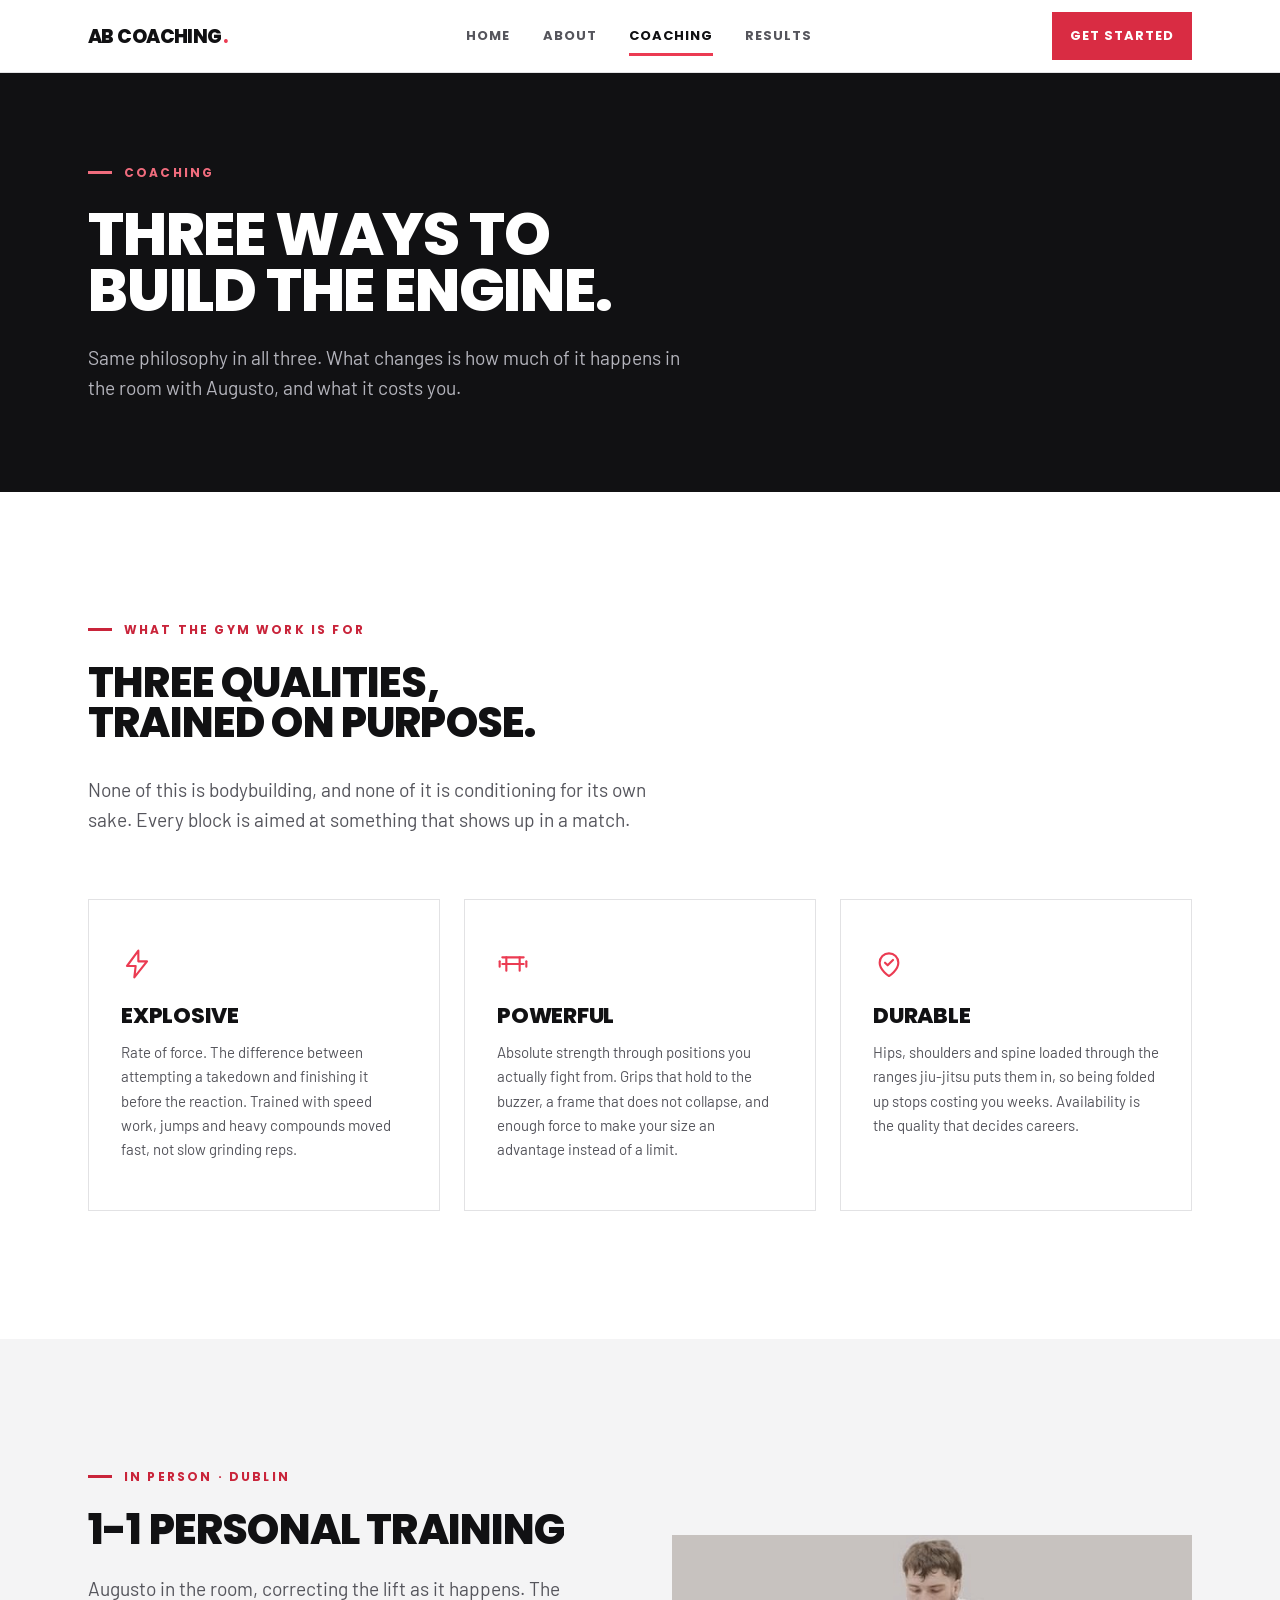
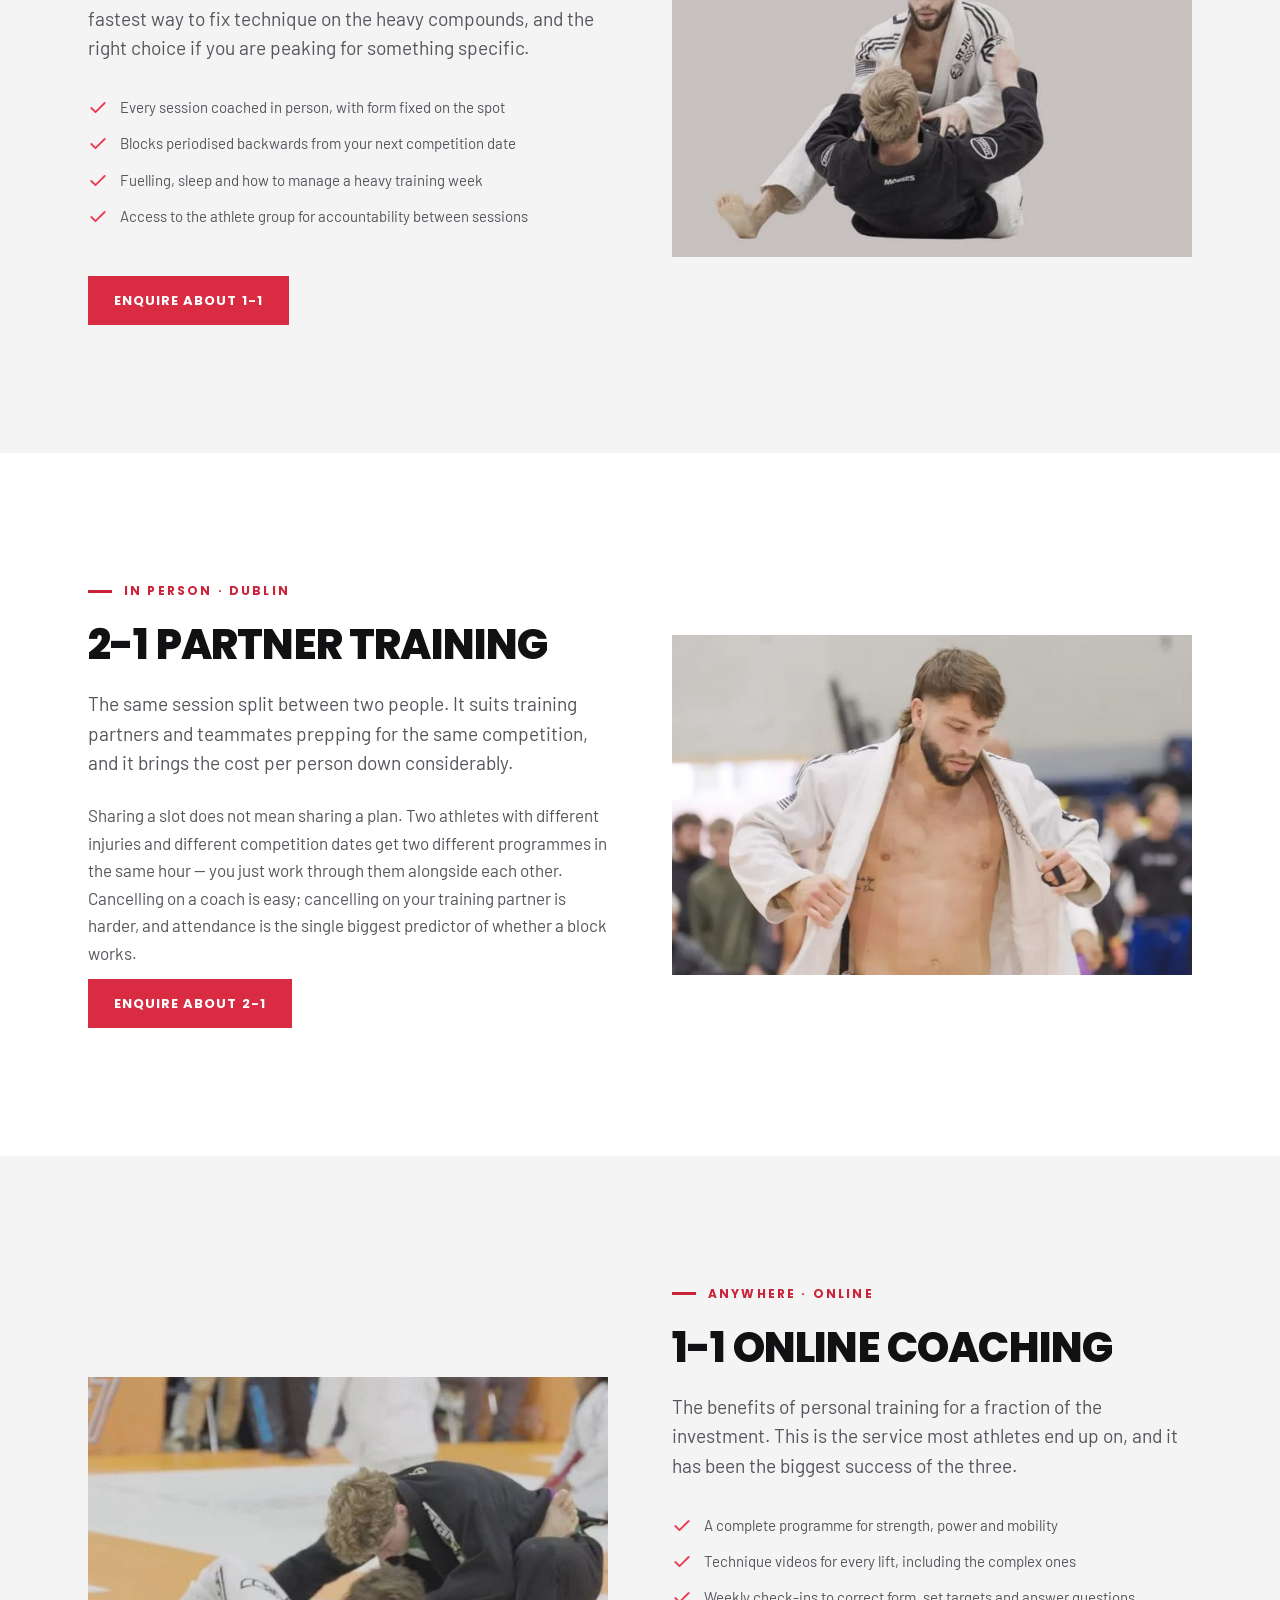
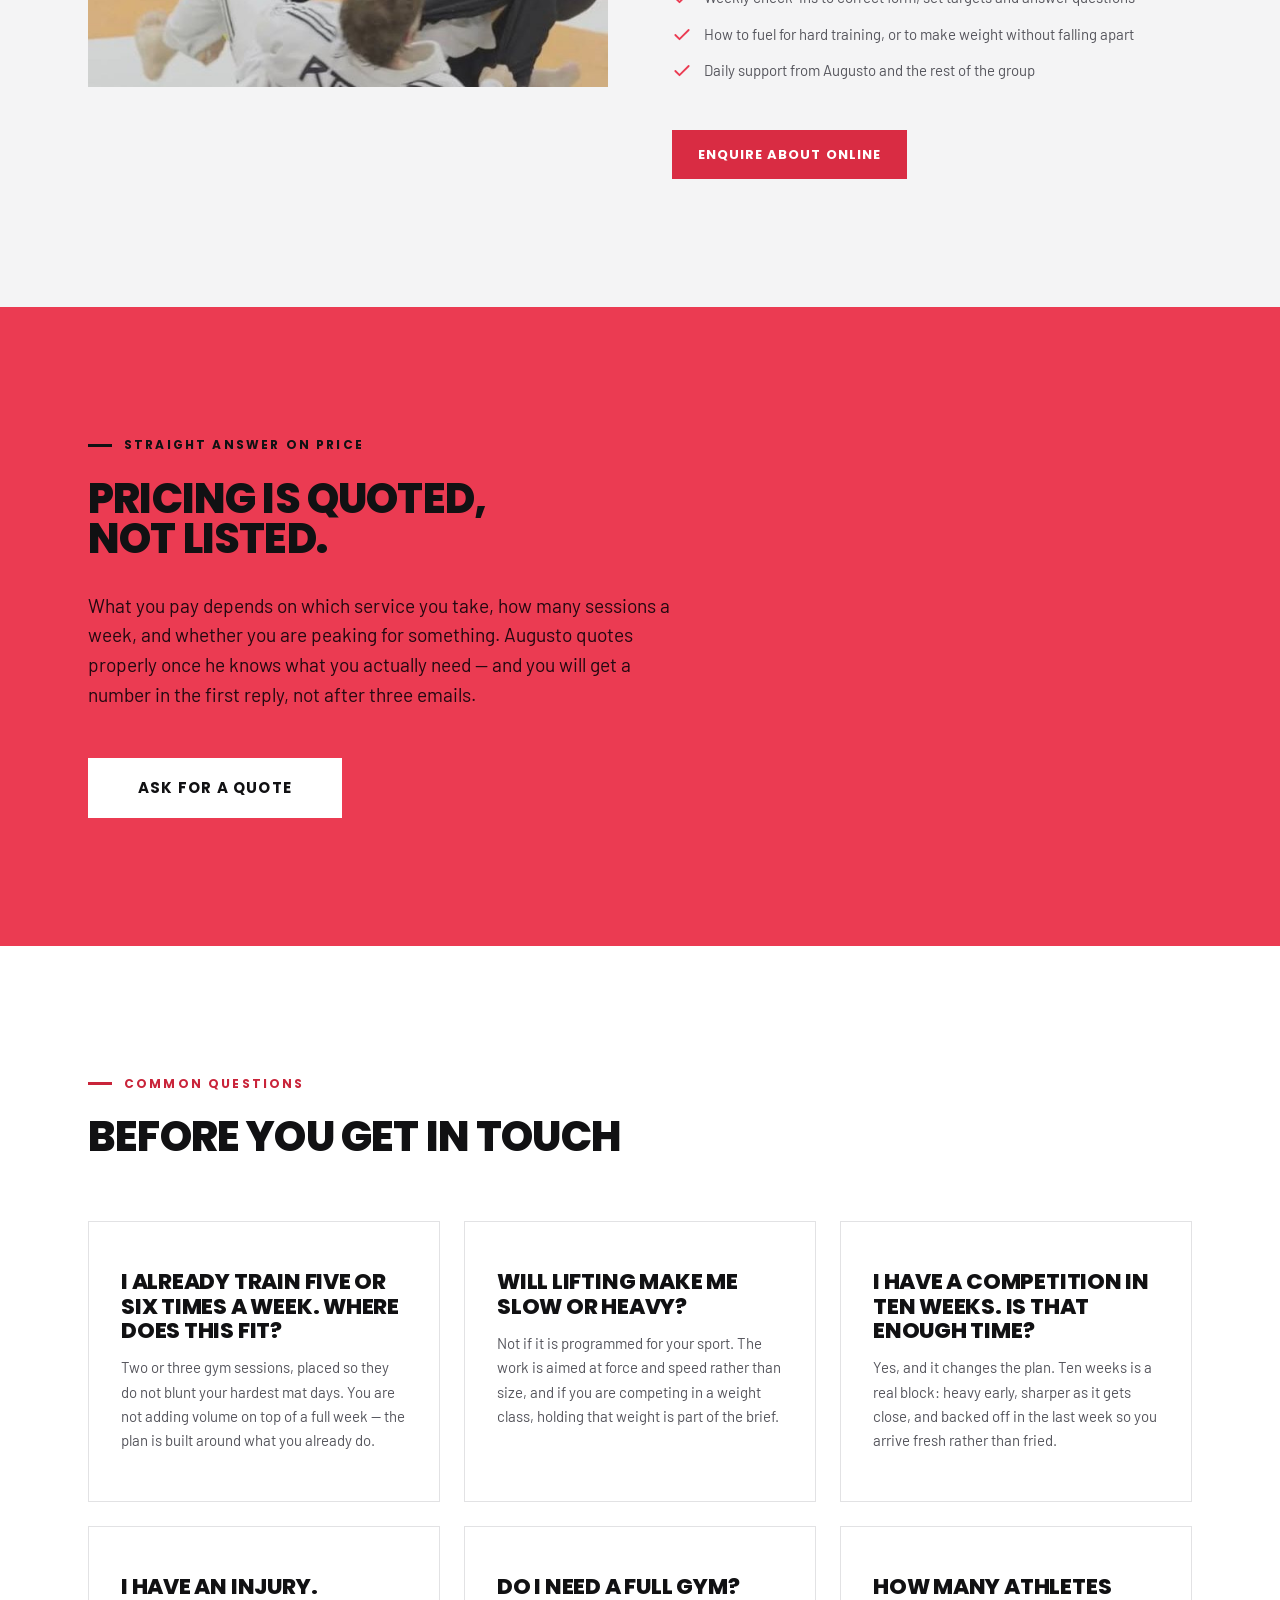
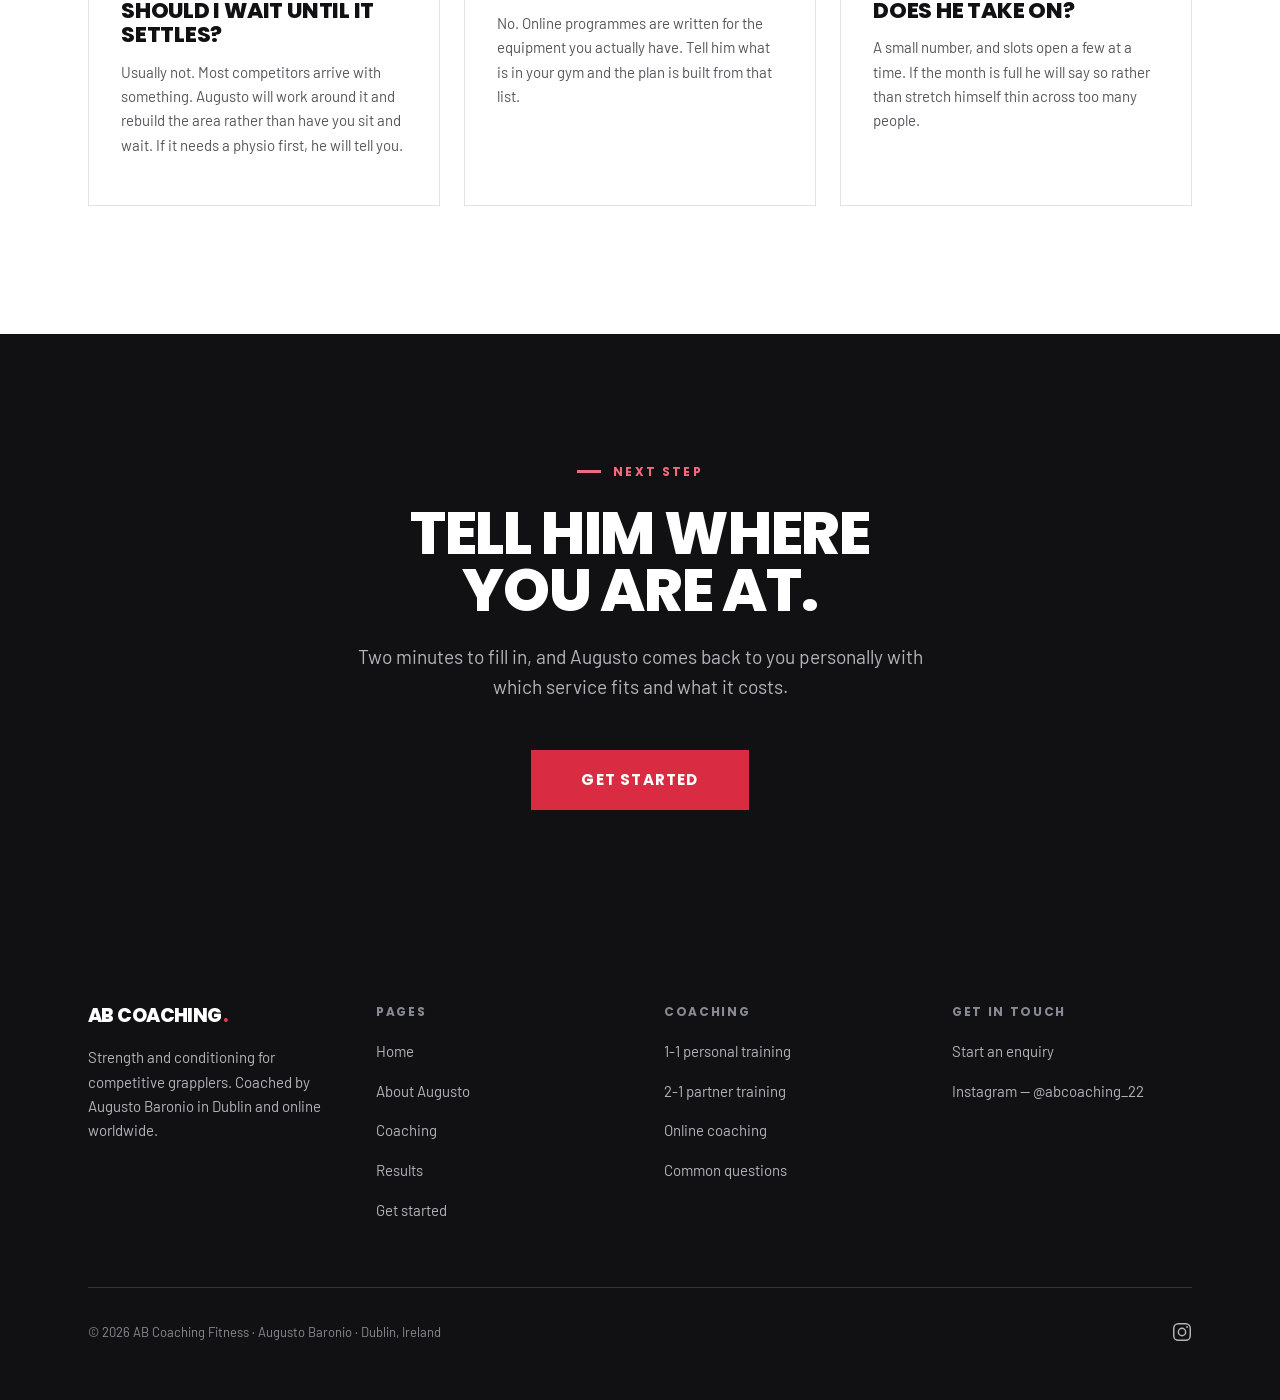
<file: coaching.html>
<!DOCTYPE html>
<html lang="en">
<head>
<meta charset="utf-8">
<meta name="viewport" content="width=device-width, initial-scale=1">
<!-- DRAFT MODE -->
<meta name="robots" content="noindex, nofollow">
<title>Coaching — 1-1, 2-1 and online | AB Coaching Fitness</title>
<meta name="description" content="Strength programming for competitive grapplers. In-person coaching in Dublin and online coaching worldwide, periodised around your competition calendar.">
<script>document.documentElement.classList.add('js');</script>
<link rel="preconnect" href="https://fonts.googleapis.com">
<link rel="preconnect" href="https://fonts.gstatic.com" crossorigin>
<link href="https://fonts.googleapis.com/css2?family=Poppins:wght@700;800&amp;family=Barlow:wght@400;500;600;700&amp;display=swap" rel="stylesheet">
<link rel="stylesheet" href="/styles.css">
<!-- Icons -->
<link rel="icon" type="image/png" sizes="32x32" href="/favicon-32.png">
<link rel="icon" type="image/png" sizes="16x16" href="/favicon-16.png">
<link rel="apple-touch-icon" href="/apple-touch-icon.png">
<meta name="theme-color" content="#EB3B52">
<!-- Social sharing. Run set-domain.py once a real domain exists:
     it adds canonical + og:url and absolutises og:image. -->
<meta property="og:type" content="website">
<meta property="og:site_name" content="AB Coaching Fitness">
<meta property="og:title" content="Coaching — 1-1, 2-1 and online | AB Coaching Fitness">
<meta property="og:description" content="Strength programming for competitive grapplers, periodised around your competition calendar.">
<meta property="og:image" content="/images/social-card.jpg">
<meta property="og:image:width" content="1200">
<meta property="og:image:height" content="630">
<meta property="og:image:alt" content="Augusto Baronio in a gi beside the words Technique got you here. Power takes you pro.">
<meta name="twitter:card" content="summary_large_image">
</head>
<body>

<a class="skip" href="#main">Skip to content</a>

<header class="nav">
  <div class="wrap">
    <div class="nav__bar">
      <a class="brand" href="/">AB Coaching<span class="brand__dot">.</span></a>
      <nav class="nav__links" aria-label="Main">
        <a class="nav__link" href="/">Home</a>
        <a class="nav__link" href="/about">About</a>
        <a class="nav__link" href="/coaching" aria-current="page">Coaching</a>
        <a class="nav__link" href="/results">Results</a>
      </nav>
      <a class="btn btn--red btn--nav" href="/get-started">Get started</a>
    </div>
    <nav class="nav__row" aria-label="Main, compact">
      <a class="nav__link" href="/">Home</a>
      <a class="nav__link" href="/about">About</a>
      <a class="nav__link" href="/coaching" aria-current="page">Coaching</a>
      <a class="nav__link" href="/results">Results</a>
    </nav>
  </div>
</header>

<main id="main">

  <section class="phead">
    <div class="wrap">
      <p class="eyebrow">Coaching</p>
      <h1 class="h1">Three ways to<br>build the engine.</h1>
      <p class="lead">
        Same philosophy in all three. What changes is how much of it happens in the
        room with Augusto, and what it costs you.
      </p>
    </div>
  </section>

  <!-- WHAT THE WORK BUILDS -->
  <section class="section section--paper">
    <div class="wrap">
      <div class="r" style="max-width: 60ch;">
        <p class="eyebrow">What the gym work is for</p>
        <h2 class="h2">Three qualities,<br>trained on purpose.</h2>
        <p class="lead" style="margin-top: var(--s6);">
          None of this is bodybuilding, and none of it is conditioning for its own
          sake. Every block is aimed at something that shows up in a match.
        </p>
      </div>

      <div class="grid" style="margin-top: var(--s8);">
        <article class="card r">
          <div class="card__icon" aria-hidden="true">
            <svg viewBox="0 0 24 24" fill="none" stroke="currentColor" stroke-width="1.6" stroke-linecap="round" stroke-linejoin="round">
              <path d="M13 2L4.5 13.5H11l-1 8.5L19.5 10H13z"></path>
            </svg>
          </div>
          <h3 class="h3">Explosive</h3>
          <p>
            Rate of force. The difference between attempting a takedown and finishing
            it before the reaction. Trained with speed work, jumps and heavy
            compounds moved fast, not slow grinding reps.
          </p>
        </article>

        <article class="card r">
          <div class="card__icon" aria-hidden="true">
            <svg viewBox="0 0 24 24" fill="none" stroke="currentColor" stroke-width="1.6" stroke-linecap="round" stroke-linejoin="round">
              <path d="M4 7h16"></path><path d="M7 7v10"></path><path d="M17 7v10"></path>
              <path d="M4 12h16"></path><path d="M2 10v4"></path><path d="M22 10v4"></path>
            </svg>
          </div>
          <h3 class="h3">Powerful</h3>
          <p>
            Absolute strength through positions you actually fight from. Grips that
            hold to the buzzer, a frame that does not collapse, and enough force to
            make your size an advantage instead of a limit.
          </p>
        </article>

        <article class="card r">
          <div class="card__icon" aria-hidden="true">
            <svg viewBox="0 0 24 24" fill="none" stroke="currentColor" stroke-width="1.6" stroke-linecap="round" stroke-linejoin="round">
              <path d="M12 21s-7-4.4-7-10a7 7 0 0 1 14 0c0 5.6-7 10-7 10z"></path>
              <path d="M9 11l2 2 4-4"></path>
            </svg>
          </div>
          <h3 class="h3">Durable</h3>
          <p>
            Hips, shoulders and spine loaded through the ranges jiu-jitsu puts them
            in, so being folded up stops costing you weeks. Availability is the
            quality that decides careers.
          </p>
        </article>
      </div>
    </div>
  </section>

  <!-- 1-1 PT -->
  <section class="section section--sink" id="pt">
    <div class="wrap">
      <div class="split">
        <div class="r stack">
          <p class="eyebrow">In person &middot; Dublin</p>
          <h2 class="h2">1-1 personal training</h2>
          <p class="lead">
            Augusto in the room, correcting the lift as it happens. The fastest way
            to fix technique on the heavy compounds, and the right choice if you are
            peaking for something specific.
          </p>
          <ul class="checks" style="margin-top: var(--s6);">
            <li>
              <svg viewBox="0 0 24 24" fill="none" stroke="currentColor" stroke-width="2.2" stroke-linecap="round" stroke-linejoin="round"><path d="M20 6L9 17l-5-5"></path></svg>
              <span>Every session coached in person, with form fixed on the spot</span>
            </li>
            <li>
              <svg viewBox="0 0 24 24" fill="none" stroke="currentColor" stroke-width="2.2" stroke-linecap="round" stroke-linejoin="round"><path d="M20 6L9 17l-5-5"></path></svg>
              <span>Blocks periodised backwards from your next competition date</span>
            </li>
            <li>
              <svg viewBox="0 0 24 24" fill="none" stroke="currentColor" stroke-width="2.2" stroke-linecap="round" stroke-linejoin="round"><path d="M20 6L9 17l-5-5"></path></svg>
              <span>Fuelling, sleep and how to manage a heavy training week</span>
            </li>
            <li>
              <svg viewBox="0 0 24 24" fill="none" stroke="currentColor" stroke-width="2.2" stroke-linecap="round" stroke-linejoin="round"><path d="M20 6L9 17l-5-5"></path></svg>
              <span>Access to the athlete group for accountability between sessions</span>
            </li>
          </ul>
          <div class="btn-row" style="margin-top: var(--s7);">
            <a class="btn btn--red" href="/get-started">Enquire about 1-1</a>
          </div>
        </div>
        <div class="split__media r">
          <img src="/images/open-guard.jpg" width="640" height="396" loading="lazy"
               alt="Two grapplers in gis working an open guard exchange on the mats.">
        </div>
      </div>
    </div>
  </section>

  <!-- 2-1 -->
  <section class="section section--paper" id="partner">
    <div class="wrap">
      <div class="split">
        <div class="r stack">
          <p class="eyebrow">In person &middot; Dublin</p>
          <h2 class="h2">2-1 partner training</h2>
          <p class="lead">
            The same session split between two people. It suits training partners and
            teammates prepping for the same competition, and it brings the cost per
            person down considerably.
          </p>
          <p class="body-muted">
            Sharing a slot does not mean sharing a plan. Two athletes with different
            injuries and different competition dates get two different programmes in
            the same hour &mdash; you just work through them alongside each other.
            Cancelling on a coach is easy; cancelling on your training partner is
            harder, and attendance is the single biggest predictor of whether a
            block works.
          </p>
          <div class="btn-row" style="margin-top: var(--s3);">
            <a class="btn btn--red" href="/get-started">Enquire about 2-1</a>
          </div>
        </div>
        <div class="split__media r">
          <img src="/images/augusto-comp-gi.jpg" width="760" height="497" loading="lazy"
               alt="Augusto Baronio pulling on his gi jacket at a competition venue.">
        </div>
      </div>
    </div>
  </section>

  <!-- ONLINE -->
  <section class="section section--sink" id="online">
    <div class="wrap">
      <div class="split">
        <div class="split__media r">
          <img src="/images/competition-roll.jpg" width="640" height="382" loading="lazy"
               alt="A competitive jiu-jitsu match in progress on a competition mat.">
        </div>
        <div class="r stack">
          <p class="eyebrow">Anywhere &middot; Online</p>
          <h2 class="h2">1-1 online coaching</h2>
          <p class="lead">
            The benefits of personal training for a fraction of the investment. This
            is the service most athletes end up on, and it has been the biggest
            success of the three.
          </p>
          <ul class="checks" style="margin-top: var(--s6);">
            <li>
              <svg viewBox="0 0 24 24" fill="none" stroke="currentColor" stroke-width="2.2" stroke-linecap="round" stroke-linejoin="round"><path d="M20 6L9 17l-5-5"></path></svg>
              <span>A complete programme for strength, power and mobility</span>
            </li>
            <li>
              <svg viewBox="0 0 24 24" fill="none" stroke="currentColor" stroke-width="2.2" stroke-linecap="round" stroke-linejoin="round"><path d="M20 6L9 17l-5-5"></path></svg>
              <span>Technique videos for every lift, including the complex ones</span>
            </li>
            <li>
              <svg viewBox="0 0 24 24" fill="none" stroke="currentColor" stroke-width="2.2" stroke-linecap="round" stroke-linejoin="round"><path d="M20 6L9 17l-5-5"></path></svg>
              <span>Weekly check-ins to correct form, set targets and answer questions</span>
            </li>
            <li>
              <svg viewBox="0 0 24 24" fill="none" stroke="currentColor" stroke-width="2.2" stroke-linecap="round" stroke-linejoin="round"><path d="M20 6L9 17l-5-5"></path></svg>
              <span>How to fuel for hard training, or to make weight without falling apart</span>
            </li>
            <li>
              <svg viewBox="0 0 24 24" fill="none" stroke="currentColor" stroke-width="2.2" stroke-linecap="round" stroke-linejoin="round"><path d="M20 6L9 17l-5-5"></path></svg>
              <span>Daily support from Augusto and the rest of the group</span>
            </li>
          </ul>
          <div class="btn-row" style="margin-top: var(--s7);">
            <a class="btn btn--red" href="/get-started">Enquire about online</a>
          </div>
        </div>
      </div>
    </div>
  </section>

  <!-- PRICING -->
  <section class="section section--red">
    <div class="wrap">
      <div class="r" style="max-width: 60ch;">
        <p class="eyebrow">Straight answer on price</p>
        <h2 class="h2">Pricing is quoted,<br>not listed.</h2>
        <p class="lead" style="margin-top: var(--s6);">
          What you pay depends on which service you take, how many sessions a week,
          and whether you are peaking for something. Augusto quotes properly once he
          knows what you actually need &mdash; and you will get a number in the first
          reply, not after three emails.
        </p>
        <div class="btn-row" style="margin-top: var(--s7);">
          <a class="btn btn--onink btn--lg" href="/get-started">Ask for a quote</a>
        </div>
      </div>
    </div>
  </section>

  <!-- FAQ -->
  <section class="section section--paper" id="faq">
    <div class="wrap">
      <div class="r" style="max-width: 58ch;">
        <p class="eyebrow">Common questions</p>
        <h2 class="h2">Before you get in touch</h2>
      </div>

      <div class="grid grid--2" style="margin-top: var(--s8);">
        <article class="card r">
          <h3 class="h3">I already train five or six times a week. Where does this fit?</h3>
          <p style="margin-top: var(--s3);">
            Two or three gym sessions, placed so they do not blunt your hardest mat
            days. You are not adding volume on top of a full week &mdash; the plan is
            built around what you already do.
          </p>
        </article>
        <article class="card r">
          <h3 class="h3">Will lifting make me slow or heavy?</h3>
          <p style="margin-top: var(--s3);">
            Not if it is programmed for your sport. The work is aimed at force and
            speed rather than size, and if you are competing in a weight class,
            holding that weight is part of the brief.
          </p>
        </article>
        <article class="card r">
          <h3 class="h3">I have a competition in ten weeks. Is that enough time?</h3>
          <p style="margin-top: var(--s3);">
            Yes, and it changes the plan. Ten weeks is a real block: heavy early,
            sharper as it gets close, and backed off in the last week so you arrive
            fresh rather than fried.
          </p>
        </article>
        <article class="card r">
          <h3 class="h3">I have an injury. Should I wait until it settles?</h3>
          <p style="margin-top: var(--s3);">
            Usually not. Most competitors arrive with something. Augusto will work
            around it and rebuild the area rather than have you sit and wait. If it
            needs a physio first, he will tell you.
          </p>
        </article>
        <article class="card r">
          <h3 class="h3">Do I need a full gym?</h3>
          <p style="margin-top: var(--s3);">
            No. Online programmes are written for the equipment you actually have.
            Tell him what is in your gym and the plan is built from that list.
          </p>
        </article>
        <article class="card r">
          <h3 class="h3">How many athletes does he take on?</h3>
          <p style="margin-top: var(--s3);">
            A small number, and slots open a few at a time. If the month is full he
            will say so rather than stretch himself thin across too many people.
          </p>
        </article>
      </div>
    </div>
  </section>

  <!-- CTA -->
  <section class="section section--ink">
    <div class="wrap cta-band">
      <div class="r">
        <p class="eyebrow">Next step</p>
        <h2 class="h1">Tell him where<br>you are at.</h2>
        <p class="lead">
          Two minutes to fill in, and Augusto comes back to you personally with which
          service fits and what it costs.
        </p>
        <div class="btn-row">
          <a class="btn btn--red btn--lg" href="/get-started">Get started</a>
        </div>
      </div>
    </div>
  </section>

</main>

<footer class="foot">
  <div class="wrap">
    <div class="foot__grid">
      <div>
        <a class="brand" href="/">AB Coaching<span class="brand__dot">.</span></a>
        <p class="body-muted" style="margin-top: var(--s4); font-size: var(--f-sm); max-width: 34ch;">
          Strength and conditioning for competitive grapplers. Coached by Augusto
          Baronio in Dublin and online worldwide.
        </p>
      </div>
      <div>
        <p class="foot__h">Pages</p>
        <ul class="foot__list">
          <li><a href="/">Home</a></li>
          <li><a href="/about">About Augusto</a></li>
          <li><a href="/coaching">Coaching</a></li>
          <li><a href="/results">Results</a></li>
          <li><a href="/get-started">Get started</a></li>
        </ul>
      </div>
      <div>
        <p class="foot__h">Coaching</p>
        <ul class="foot__list">
          <li><a href="/coaching#pt">1-1 personal training</a></li>
          <li><a href="/coaching#partner">2-1 partner training</a></li>
          <li><a href="/coaching#online">Online coaching</a></li>
          <li><a href="/coaching#faq">Common questions</a></li>
        </ul>
      </div>
      <div>
        <p class="foot__h">Get in touch</p>
        <ul class="foot__list">
          <li><a href="/get-started">Start an enquiry</a></li>
          <li><a href="https://www.instagram.com/abcoaching_22/" rel="noopener">Instagram &mdash; @abcoaching_22</a></li>
        </ul>
      </div>
    </div>
    <div class="foot__base">
      <span>&copy; 2026 AB Coaching Fitness &middot; Augusto Baronio &middot; Dublin, Ireland</span>
      <span class="social">
        <a href="https://www.instagram.com/abcoaching_22/" rel="noopener" aria-label="AB Coaching Fitness on Instagram">
          <svg viewBox="0 0 24 24" fill="none" stroke="currentColor" stroke-width="1.6" stroke-linecap="round" stroke-linejoin="round">
            <rect x="3" y="3" width="18" height="18" rx="5"></rect>
            <circle cx="12" cy="12" r="4"></circle>
            <circle cx="17.5" cy="6.5" r="1" fill="currentColor" stroke="none"></circle>
          </svg>
        </a>
      </span>
    </div>
  </div>
</footer>

<script src="/app.js" defer></script>
</body>
</html>
</file>
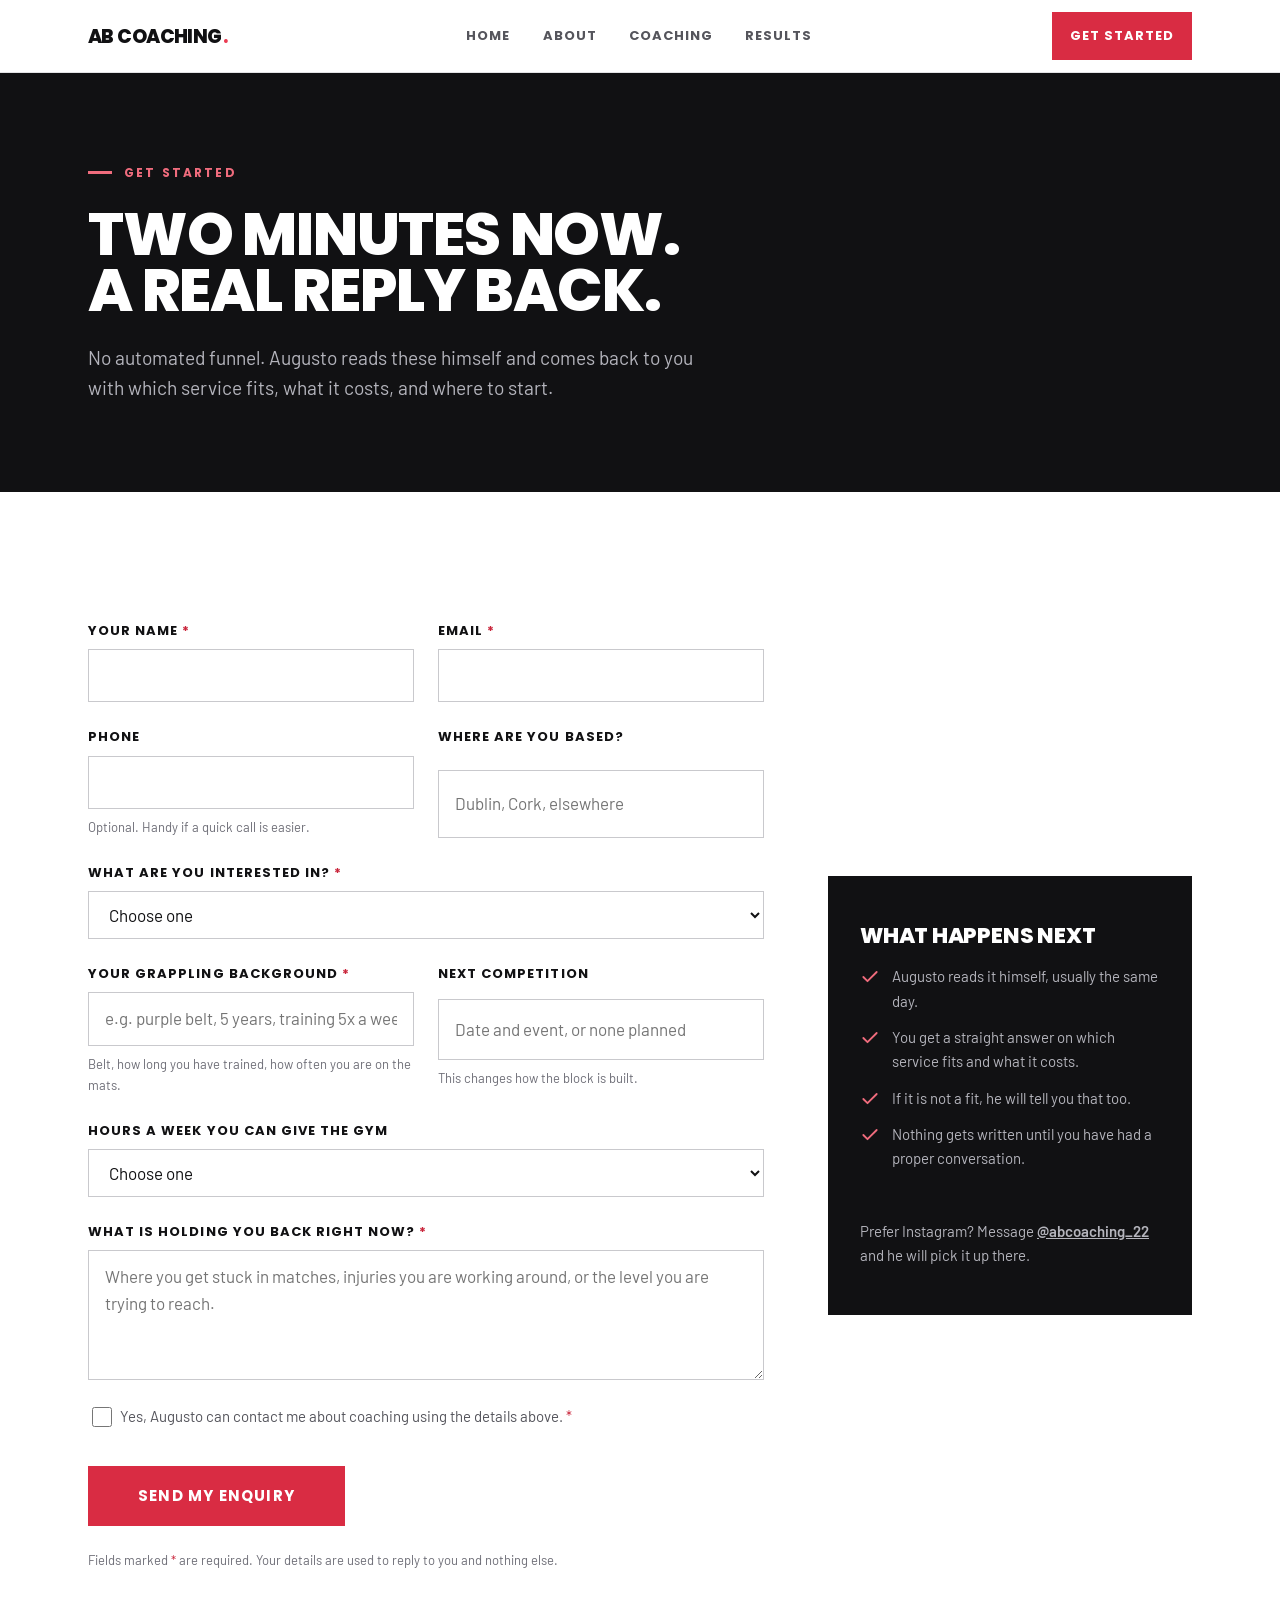
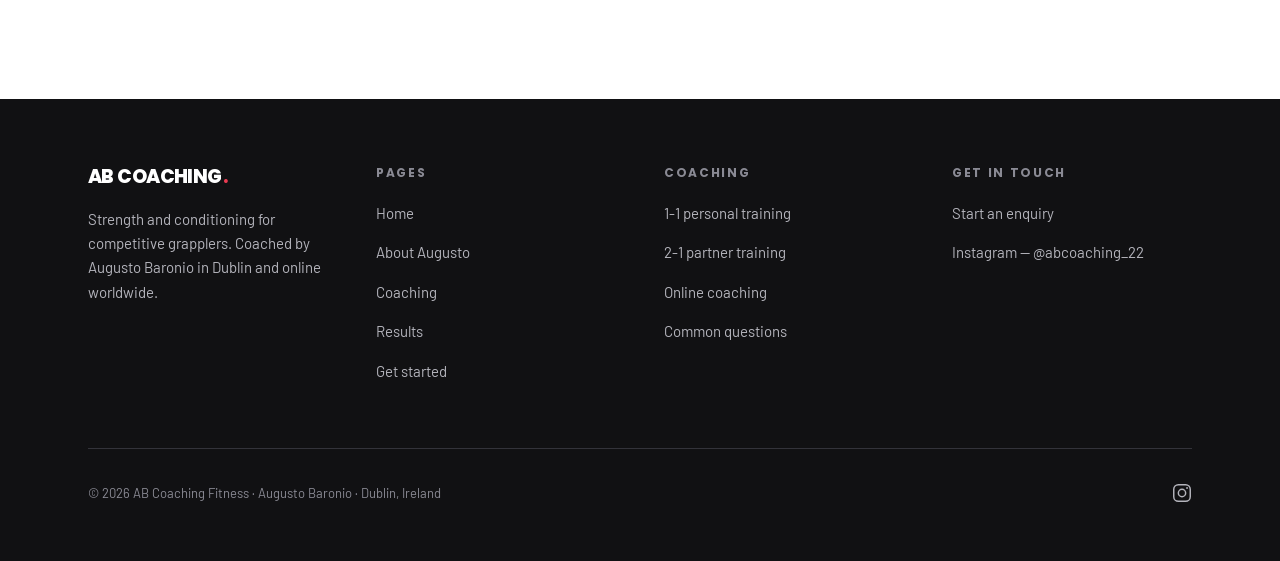
<file: get-started.html>
<!DOCTYPE html>
<html lang="en">
<head>
<meta charset="utf-8">
<meta name="viewport" content="width=device-width, initial-scale=1">
<!-- DRAFT MODE -->
<meta name="robots" content="noindex, nofollow">
<title>Get started — AB Coaching Fitness</title>
<meta name="description" content="Tell Augusto where you are at and he will come back to you personally with which service fits and what it costs.">
<script>document.documentElement.classList.add('js');</script>
<link rel="preconnect" href="https://fonts.googleapis.com">
<link rel="preconnect" href="https://fonts.gstatic.com" crossorigin>
<link href="https://fonts.googleapis.com/css2?family=Poppins:wght@700;800&amp;family=Barlow:wght@400;500;600;700&amp;display=swap" rel="stylesheet">
<link rel="stylesheet" href="/styles.css">
<!-- Icons -->
<link rel="icon" type="image/png" sizes="32x32" href="/favicon-32.png">
<link rel="icon" type="image/png" sizes="16x16" href="/favicon-16.png">
<link rel="apple-touch-icon" href="/apple-touch-icon.png">
<meta name="theme-color" content="#EB3B52">
<!-- Social sharing. Run set-domain.py once a real domain exists:
     it adds canonical + og:url and absolutises og:image. -->
<meta property="og:type" content="website">
<meta property="og:site_name" content="AB Coaching Fitness">
<meta property="og:title" content="Get started — AB Coaching Fitness">
<meta property="og:description" content="Tell Augusto where you are at and he will come back to you personally with which service fits and what it costs.">
<meta property="og:image" content="/images/social-card.jpg">
<meta property="og:image:width" content="1200">
<meta property="og:image:height" content="630">
<meta property="og:image:alt" content="Augusto Baronio in a gi beside the words Technique got you here. Power takes you pro.">
<meta name="twitter:card" content="summary_large_image">
</head>
<body>

<a class="skip" href="#main">Skip to content</a>

<header class="nav">
  <div class="wrap">
    <div class="nav__bar">
      <a class="brand" href="/">AB Coaching<span class="brand__dot">.</span></a>
      <nav class="nav__links" aria-label="Main">
        <a class="nav__link" href="/">Home</a>
        <a class="nav__link" href="/about">About</a>
        <a class="nav__link" href="/coaching">Coaching</a>
        <a class="nav__link" href="/results">Results</a>
      </nav>
      <a class="btn btn--red btn--nav" href="/get-started" aria-current="page">Get started</a>
    </div>
    <nav class="nav__row" aria-label="Main, compact">
      <a class="nav__link" href="/">Home</a>
      <a class="nav__link" href="/about">About</a>
      <a class="nav__link" href="/coaching">Coaching</a>
      <a class="nav__link" href="/results">Results</a>
    </nav>
  </div>
</header>

<main id="main">

  <section class="phead">
    <div class="wrap">
      <p class="eyebrow">Get started</p>
      <h1 class="h1">Two minutes now.<br>A real reply back.</h1>
      <p class="lead">
        No automated funnel. Augusto reads these himself and comes back to you with
        which service fits, what it costs, and where to start.
      </p>
    </div>
  </section>

  <section class="section section--paper">
    <div class="wrap">
      <div class="split split--wide-text">

        <div class="r">
          <!-- ============================================================
               TODO — Augusto: make this form live (takes about 2 minutes)
               1. Sign up free at https://formspree.io
               2. Create a form, copy the endpoint ID (looks like "xyzabcde")
               3. Replace YOUR_FORM_ID below with it
               Until then the form will not send anything.
               ============================================================ -->
          <form class="form"
                aria-label="Coaching enquiry"
                action="https://formspree.io/f/YOUR_FORM_ID"
                method="POST">

            <div class="field-pair">
              <div class="field">
                <label for="name">Your name <span class="req">*</span></label>
                <input id="name" name="name" type="text" autocomplete="name" required>
              </div>
              <div class="field">
                <label for="email">Email <span class="req">*</span></label>
                <input id="email" name="email" type="email" autocomplete="email" required>
              </div>
            </div>

            <div class="field-pair">
              <div class="field">
                <label for="phone">Phone</label>
                <input id="phone" name="phone" type="tel" autocomplete="tel">
                <span class="hint">Optional. Handy if a quick call is easier.</span>
              </div>
              <div class="field">
                <label for="location">Where are you based?</label>
                <input id="location" name="location" type="text" placeholder="Dublin, Cork, elsewhere">
              </div>
            </div>

            <div class="field">
              <label for="service">What are you interested in? <span class="req">*</span></label>
              <select id="service" name="service" required>
                <option value="">Choose one</option>
                <option>1-1 personal training (Dublin)</option>
                <option>2-1 partner training (Dublin)</option>
                <option>1-1 online coaching</option>
                <option>Not sure yet &mdash; help me pick</option>
              </select>
            </div>

            <div class="field-pair">
              <div class="field">
                <label for="background">Your grappling background <span class="req">*</span></label>
                <input id="background" name="background" type="text" required
                       placeholder="e.g. purple belt, 5 years, training 5x a week">
                <span class="hint">Belt, how long you have trained, how often you are on the mats.</span>
              </div>
              <div class="field">
                <label for="comp">Next competition</label>
                <input id="comp" name="comp" type="text" placeholder="Date and event, or none planned">
                <span class="hint">This changes how the block is built.</span>
              </div>
            </div>

            <div class="field">
              <label for="gymtime">Hours a week you can give the gym</label>
              <select id="gymtime" name="gymtime">
                <option value="">Choose one</option>
                <option>About 2 hours</option>
                <option>3 to 4 hours</option>
                <option>5 hours or more</option>
                <option>Not sure yet</option>
              </select>
            </div>

            <div class="field">
              <label for="goal">What is holding you back right now? <span class="req">*</span></label>
              <textarea id="goal" name="goal" required
                        placeholder="Where you get stuck in matches, injuries you are working around, or the level you are trying to reach."></textarea>
            </div>

            <label class="consent">
              <input type="checkbox" name="consent" required>
              <span>Yes, Augusto can contact me about coaching using the details above. <span class="req">*</span></span>
            </label>

            <!-- Simple spam honeypot. Real people never see or fill this. -->
            <input type="text" name="_gotcha" tabindex="-1" autocomplete="off"
                   aria-hidden="true" style="position:absolute;left:-9999px;">

            <input type="hidden" name="_subject" value="New coaching enquiry from the AB Coaching website">
            <!-- Formspree redirects here on success instead of showing its own page. -->
            <input type="hidden" name="_next" value="/thanks">

            <div class="btn-row" style="margin-top: var(--s3);">
              <button class="btn btn--red btn--lg" type="submit">Send my enquiry</button>
            </div>

            <p class="hint">
              Fields marked <span class="req">*</span> are required. Your details are
              used to reply to you and nothing else.
            </p>
          </form>
        </div>

        <aside class="form-aside r" aria-labelledby="next">
          <h2 class="h3" id="next">What happens next</h2>
          <ul class="checks">
            <li>
              <svg viewBox="0 0 24 24" fill="none" stroke="currentColor" stroke-width="2.2" stroke-linecap="round" stroke-linejoin="round"><path d="M20 6L9 17l-5-5"></path></svg>
              <span>Augusto reads it himself, usually the same day.</span>
            </li>
            <li>
              <svg viewBox="0 0 24 24" fill="none" stroke="currentColor" stroke-width="2.2" stroke-linecap="round" stroke-linejoin="round"><path d="M20 6L9 17l-5-5"></path></svg>
              <span>You get a straight answer on which service fits and what it costs.</span>
            </li>
            <li>
              <svg viewBox="0 0 24 24" fill="none" stroke="currentColor" stroke-width="2.2" stroke-linecap="round" stroke-linejoin="round"><path d="M20 6L9 17l-5-5"></path></svg>
              <span>If it is not a fit, he will tell you that too.</span>
            </li>
            <li>
              <svg viewBox="0 0 24 24" fill="none" stroke="currentColor" stroke-width="2.2" stroke-linecap="round" stroke-linejoin="round"><path d="M20 6L9 17l-5-5"></path></svg>
              <span>Nothing gets written until you have had a proper conversation.</span>
            </li>
          </ul>

          <p class="body-muted" style="margin-top: var(--s7); font-size: var(--f-sm);">
            Prefer Instagram? Message
            <a href="https://www.instagram.com/abcoaching_22/" rel="noopener" style="font-weight:600;">@abcoaching_22</a>
            and he will pick it up there.
          </p>
        </aside>

      </div>
    </div>
  </section>

</main>

<footer class="foot">
  <div class="wrap">
    <div class="foot__grid">
      <div>
        <a class="brand" href="/">AB Coaching<span class="brand__dot">.</span></a>
        <p class="body-muted" style="margin-top: var(--s4); font-size: var(--f-sm); max-width: 34ch;">
          Strength and conditioning for competitive grapplers. Coached by Augusto
          Baronio in Dublin and online worldwide.
        </p>
      </div>
      <div>
        <p class="foot__h">Pages</p>
        <ul class="foot__list">
          <li><a href="/">Home</a></li>
          <li><a href="/about">About Augusto</a></li>
          <li><a href="/coaching">Coaching</a></li>
          <li><a href="/results">Results</a></li>
          <li><a href="/get-started">Get started</a></li>
        </ul>
      </div>
      <div>
        <p class="foot__h">Coaching</p>
        <ul class="foot__list">
          <li><a href="/coaching#pt">1-1 personal training</a></li>
          <li><a href="/coaching#partner">2-1 partner training</a></li>
          <li><a href="/coaching#online">Online coaching</a></li>
          <li><a href="/coaching#faq">Common questions</a></li>
        </ul>
      </div>
      <div>
        <p class="foot__h">Get in touch</p>
        <ul class="foot__list">
          <li><a href="/get-started">Start an enquiry</a></li>
          <li><a href="https://www.instagram.com/abcoaching_22/" rel="noopener">Instagram &mdash; @abcoaching_22</a></li>
        </ul>
      </div>
    </div>
    <div class="foot__base">
      <span>&copy; 2026 AB Coaching Fitness &middot; Augusto Baronio &middot; Dublin, Ireland</span>
      <span class="social">
        <a href="https://www.instagram.com/abcoaching_22/" rel="noopener" aria-label="AB Coaching Fitness on Instagram">
          <svg viewBox="0 0 24 24" fill="none" stroke="currentColor" stroke-width="1.6" stroke-linecap="round" stroke-linejoin="round">
            <rect x="3" y="3" width="18" height="18" rx="5"></rect>
            <circle cx="12" cy="12" r="4"></circle>
            <circle cx="17.5" cy="6.5" r="1" fill="currentColor" stroke="none"></circle>
          </svg>
        </a>
      </span>
    </div>
  </div>
</footer>

<script src="/app.js" defer></script>
</body>
</html>
</file>
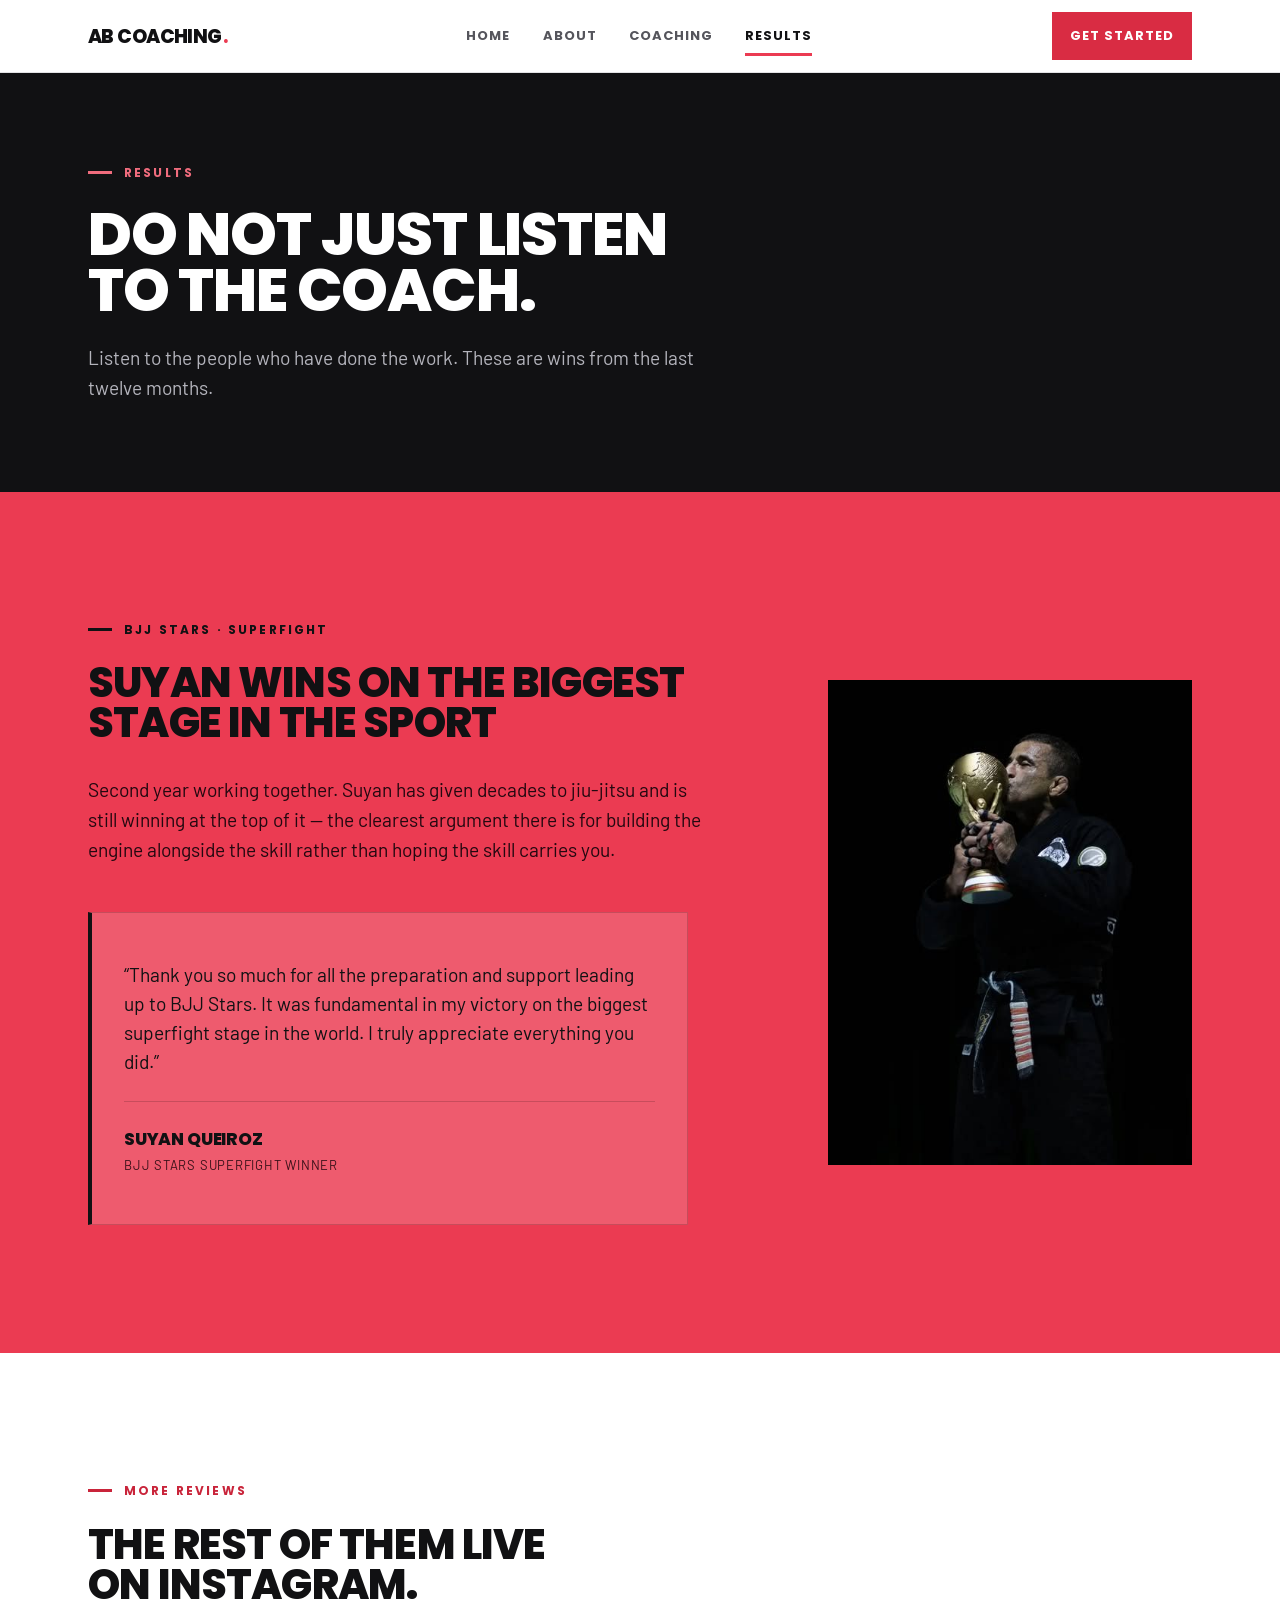
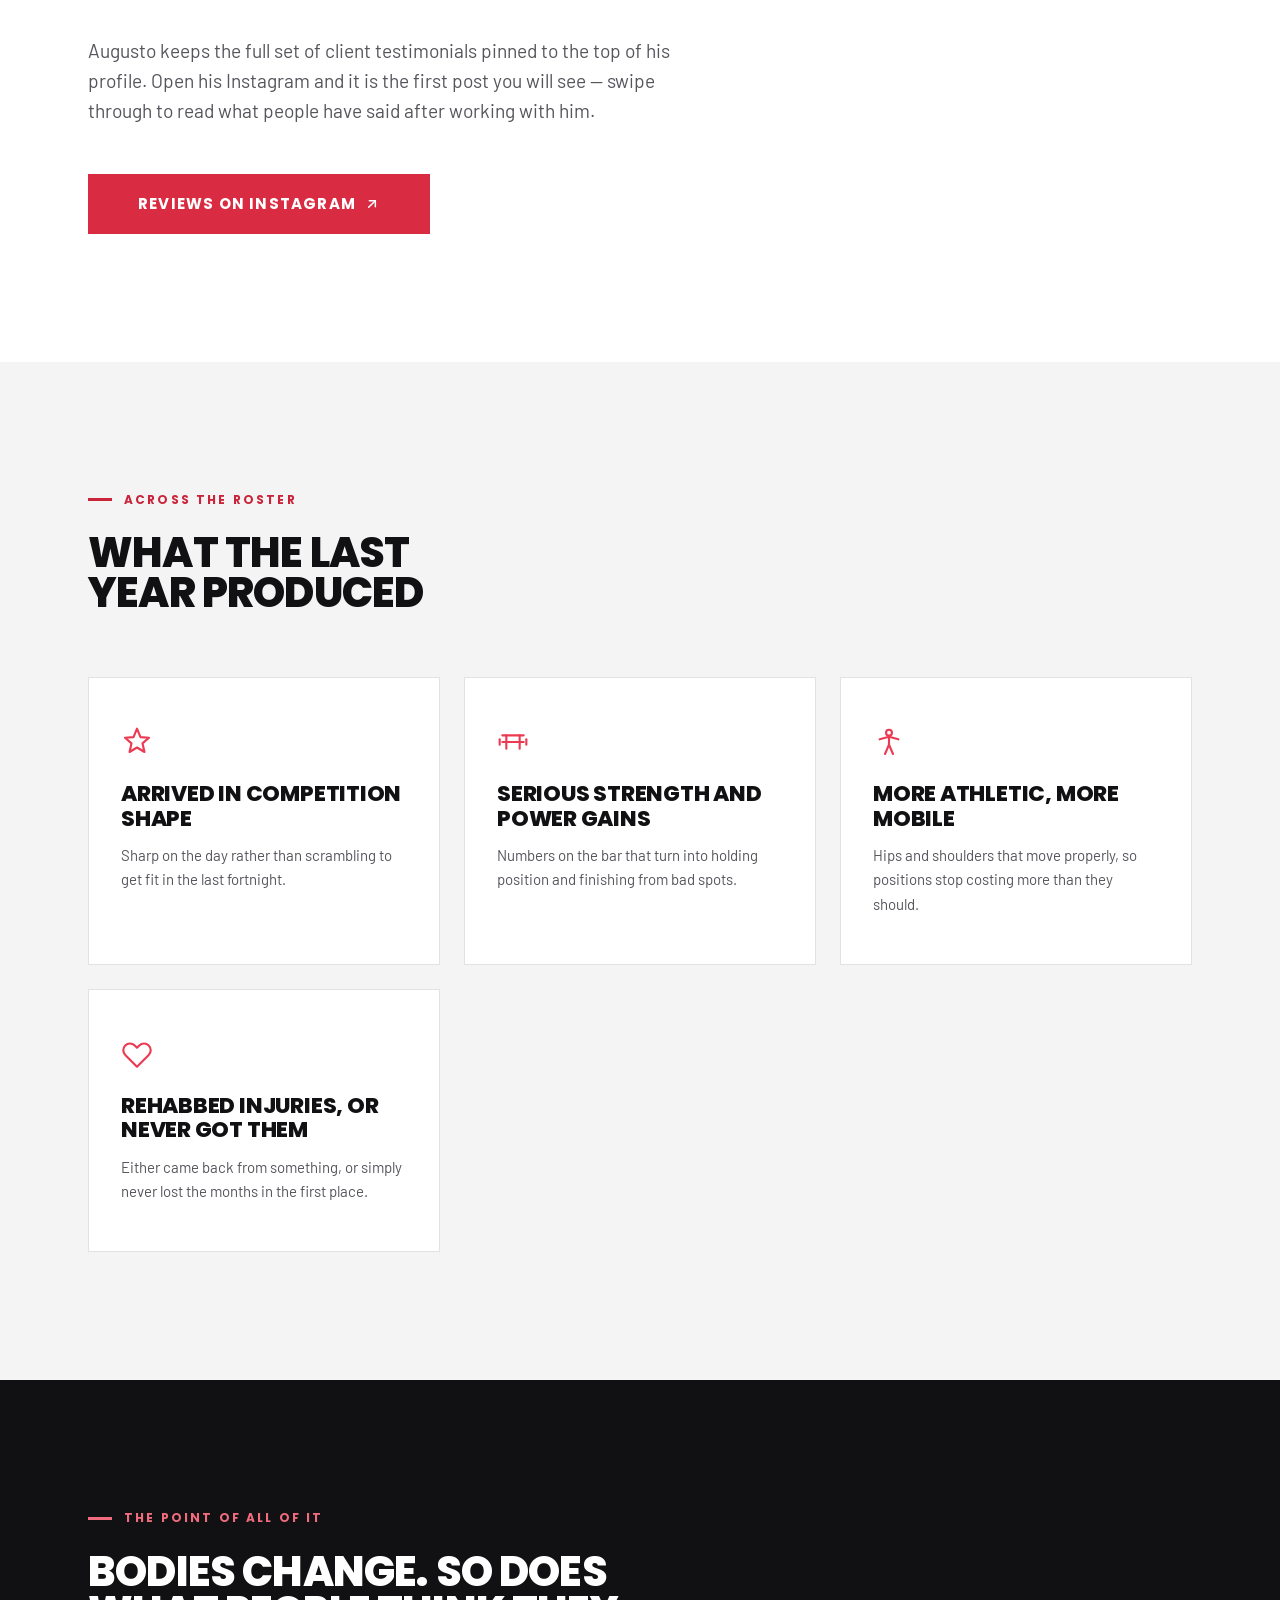
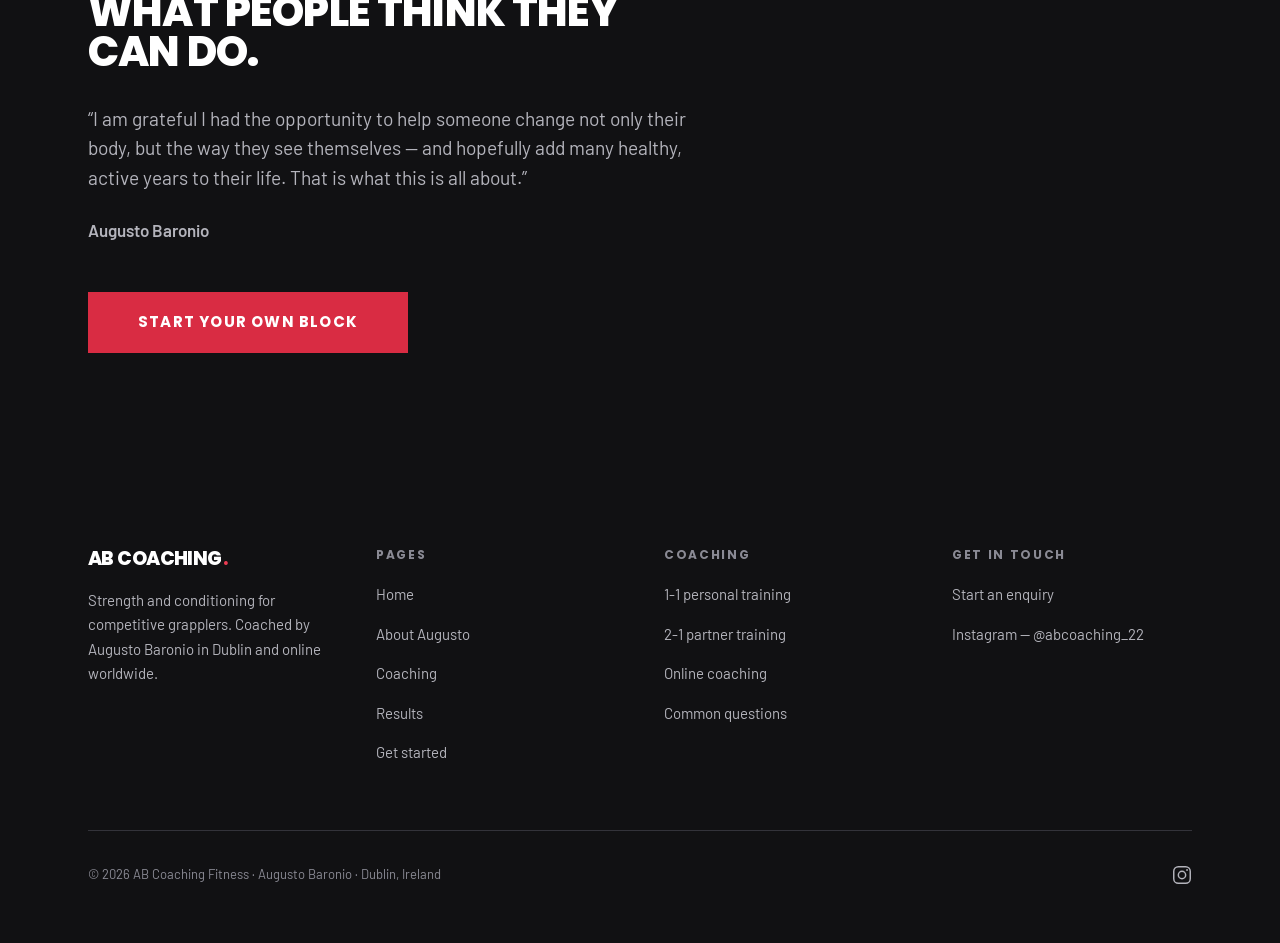
<file: results.html>
<!DOCTYPE html>
<html lang="en">
<head>
<meta charset="utf-8">
<meta name="viewport" content="width=device-width, initial-scale=1">
<!-- DRAFT MODE -->
<meta name="robots" content="noindex, nofollow">
<title>Results — competition wins and client reviews | AB Coaching Fitness</title>
<meta name="description" content="A BJJ Stars superfight win, what a year of coaching produced, and where to read the full set of client reviews.">
<script>document.documentElement.classList.add('js');</script>
<link rel="preconnect" href="https://fonts.googleapis.com">
<link rel="preconnect" href="https://fonts.gstatic.com" crossorigin>
<link href="https://fonts.googleapis.com/css2?family=Poppins:wght@700;800&amp;family=Barlow:wght@400;500;600;700&amp;display=swap" rel="stylesheet">
<link rel="stylesheet" href="/styles.css">
<!-- Icons -->
<link rel="icon" type="image/png" sizes="32x32" href="/favicon-32.png">
<link rel="icon" type="image/png" sizes="16x16" href="/favicon-16.png">
<link rel="apple-touch-icon" href="/apple-touch-icon.png">
<meta name="theme-color" content="#EB3B52">
<!-- Social sharing. Run set-domain.py once a real domain exists:
     it adds canonical + og:url and absolutises og:image. -->
<meta property="og:type" content="website">
<meta property="og:site_name" content="AB Coaching Fitness">
<meta property="og:title" content="Results — competition wins and client reviews | AB Coaching Fitness">
<meta property="og:description" content="A BJJ Stars superfight win, and what a year of coaching competitive grapplers produced.">
<meta property="og:image" content="/images/social-card.jpg">
<meta property="og:image:width" content="1200">
<meta property="og:image:height" content="630">
<meta property="og:image:alt" content="Augusto Baronio in a gi beside the words Technique got you here. Power takes you pro.">
<meta name="twitter:card" content="summary_large_image">
</head>
<body>

<a class="skip" href="#main">Skip to content</a>

<header class="nav">
  <div class="wrap">
    <div class="nav__bar">
      <a class="brand" href="/">AB Coaching<span class="brand__dot">.</span></a>
      <nav class="nav__links" aria-label="Main">
        <a class="nav__link" href="/">Home</a>
        <a class="nav__link" href="/about">About</a>
        <a class="nav__link" href="/coaching">Coaching</a>
        <a class="nav__link" href="/results" aria-current="page">Results</a>
      </nav>
      <a class="btn btn--red btn--nav" href="/get-started">Get started</a>
    </div>
    <nav class="nav__row" aria-label="Main, compact">
      <a class="nav__link" href="/">Home</a>
      <a class="nav__link" href="/about">About</a>
      <a class="nav__link" href="/coaching">Coaching</a>
      <a class="nav__link" href="/results" aria-current="page">Results</a>
    </nav>
  </div>
</header>

<main id="main">

  <section class="phead">
    <div class="wrap">
      <p class="eyebrow">Results</p>
      <h1 class="h1">Do not just listen<br>to the coach.</h1>
      <p class="lead">
        Listen to the people who have done the work. These are wins from the last
        twelve months.
      </p>
    </div>
  </section>

  <!-- SUYAN — headline result -->
  <section class="section section--red">
    <div class="wrap">
      <div class="split split--wide-text">
        <div class="r">
          <p class="eyebrow">BJJ Stars &middot; Superfight</p>
          <h2 class="h2">Suyan wins on the biggest stage in the sport</h2>
          <p class="lead" style="margin-top: var(--s6);">
            Second year working together. Suyan has given decades to jiu-jitsu and is
            still winning at the top of it &mdash; the clearest argument there is for
            building the engine alongside the skill rather than hoping the skill
            carries you.
          </p>

          <div class="quote" style="margin-top: var(--s7); max-width: 60ch;">
            <p class="quote__text">
              &ldquo;Thank you so much for all the preparation and support leading up to
              BJJ Stars. It was fundamental in my victory on the biggest superfight
              stage in the world. I truly appreciate everything you did.&rdquo;
            </p>
            <div class="quote__by">
              <span class="quote__name">Suyan Queiroz</span>
              <span class="quote__role">BJJ Stars superfight winner</span>
            </div>
          </div>
        </div>
        <div class="split__media r">
          <img src="/images/suyan-trophy.jpg" width="480" height="640" loading="lazy"
               alt="Suyan Queiroz in a black gi and black belt, kissing the championship trophy under stage lights.">
        </div>
      </div>
    </div>
  </section>

  <!-- ================================================================
       VIDEO STORIES go here, once Augusto sends the original files.
       The .vcard component is already built and styled — see
       videos/README.md for the markup to paste and the ffmpeg commands
       to compress with. This slot, above "More reviews", is the spot.
       ================================================================ -->

  <!-- MORE REVIEWS -->
  <section class="section section--paper">
    <div class="wrap">
      <div class="r" style="max-width: 62ch;">
        <p class="eyebrow">More reviews</p>
        <h2 class="h2">The rest of them live<br>on Instagram.</h2>
        <p class="lead" style="margin-top: var(--s6);">
          Augusto keeps the full set of client testimonials pinned to the top of his
          profile. Open his Instagram and it is the first post you will see &mdash;
          swipe through to read what people have said after working with him.
        </p>
        <div class="btn-row" style="margin-top: var(--s7);">
          <a class="btn btn--red btn--lg" href="https://www.instagram.com/abcoaching_22/" rel="noopener">
            Reviews on Instagram
            <svg viewBox="0 0 24 24" width="16" height="16" fill="none" stroke="currentColor"
                 stroke-width="2.2" stroke-linecap="round" stroke-linejoin="round" aria-hidden="true">
              <path d="M7 17L17 7"></path><path d="M8 7h9v9"></path>
            </svg>
          </a>
        </div>
      </div>
    </div>
  </section>

  <!-- ACROSS THE ROSTER -->
  <section class="section section--sink">
    <div class="wrap">
      <div class="r" style="max-width: 58ch;">
        <p class="eyebrow">Across the roster</p>
        <h2 class="h2">What the last<br>year produced</h2>
      </div>
      <div class="grid" style="margin-top: var(--s8);">
        <article class="card r">
          <div class="card__icon" aria-hidden="true">
            <svg viewBox="0 0 24 24" fill="none" stroke="currentColor" stroke-width="1.6" stroke-linecap="round" stroke-linejoin="round">
              <path d="M12 2l2.6 6.3 6.4.5-4.9 4.2 1.5 6.5L12 16.1 6.4 19.5l1.5-6.5L3 8.8l6.4-.5z"></path>
            </svg>
          </div>
          <h3 class="h3">Arrived in competition shape</h3>
          <p>Sharp on the day rather than scrambling to get fit in the last fortnight.</p>
        </article>
        <article class="card r">
          <div class="card__icon" aria-hidden="true">
            <svg viewBox="0 0 24 24" fill="none" stroke="currentColor" stroke-width="1.6" stroke-linecap="round" stroke-linejoin="round">
              <path d="M4 7h16"></path><path d="M7 7v10"></path><path d="M17 7v10"></path>
              <path d="M4 12h16"></path><path d="M2 10v4"></path><path d="M22 10v4"></path>
            </svg>
          </div>
          <h3 class="h3">Serious strength and power gains</h3>
          <p>Numbers on the bar that turn into holding position and finishing from bad spots.</p>
        </article>
        <article class="card r">
          <div class="card__icon" aria-hidden="true">
            <svg viewBox="0 0 24 24" fill="none" stroke="currentColor" stroke-width="1.6" stroke-linecap="round" stroke-linejoin="round">
              <circle cx="12" cy="5" r="2.2"></circle>
              <path d="M5 10l7-2 7 2"></path><path d="M9 21l3-7 3 7"></path><path d="M12 8v6"></path>
            </svg>
          </div>
          <h3 class="h3">More athletic, more mobile</h3>
          <p>Hips and shoulders that move properly, so positions stop costing more than they should.</p>
        </article>
        <article class="card r">
          <div class="card__icon" aria-hidden="true">
            <svg viewBox="0 0 24 24" fill="none" stroke="currentColor" stroke-width="1.6" stroke-linecap="round" stroke-linejoin="round">
              <path d="M20.8 5.6a5 5 0 0 0-7.1 0L12 7.3l-1.7-1.7a5 5 0 1 0-7.1 7.1L12 21.5l8.8-8.8a5 5 0 0 0 0-7.1z"></path>
            </svg>
          </div>
          <h3 class="h3">Rehabbed injuries, or never got them</h3>
          <p>Either came back from something, or simply never lost the months in the first place.</p>
        </article>
      </div>
    </div>
  </section>

  <!-- WHY IT MATTERS -->
  <section class="section section--ink">
    <div class="wrap">
      <div class="r" style="max-width: 62ch;">
        <p class="eyebrow">The point of all of it</p>
        <h2 class="h2">Bodies change. So does<br>what people think they can do.</h2>
        <p class="lead" style="margin-top: var(--s6);">
          &ldquo;I am grateful I had the opportunity to help someone change not only their
          body, but the way they see themselves &mdash; and hopefully add many healthy,
          active years to their life. That is what this is all about.&rdquo;
        </p>
        <p class="body-muted" style="margin-top: var(--s5); font-weight: 600;">
          Augusto Baronio
        </p>
        <div class="btn-row" style="margin-top: var(--s7);">
          <a class="btn btn--red btn--lg" href="/get-started">Start your own block</a>
        </div>
      </div>
    </div>
  </section>

</main>

<footer class="foot">
  <div class="wrap">
    <div class="foot__grid">
      <div>
        <a class="brand" href="/">AB Coaching<span class="brand__dot">.</span></a>
        <p class="body-muted" style="margin-top: var(--s4); font-size: var(--f-sm); max-width: 34ch;">
          Strength and conditioning for competitive grapplers. Coached by Augusto
          Baronio in Dublin and online worldwide.
        </p>
      </div>
      <div>
        <p class="foot__h">Pages</p>
        <ul class="foot__list">
          <li><a href="/">Home</a></li>
          <li><a href="/about">About Augusto</a></li>
          <li><a href="/coaching">Coaching</a></li>
          <li><a href="/results">Results</a></li>
          <li><a href="/get-started">Get started</a></li>
        </ul>
      </div>
      <div>
        <p class="foot__h">Coaching</p>
        <ul class="foot__list">
          <li><a href="/coaching#pt">1-1 personal training</a></li>
          <li><a href="/coaching#partner">2-1 partner training</a></li>
          <li><a href="/coaching#online">Online coaching</a></li>
          <li><a href="/coaching#faq">Common questions</a></li>
        </ul>
      </div>
      <div>
        <p class="foot__h">Get in touch</p>
        <ul class="foot__list">
          <li><a href="/get-started">Start an enquiry</a></li>
          <li><a href="https://www.instagram.com/abcoaching_22/" rel="noopener">Instagram &mdash; @abcoaching_22</a></li>
        </ul>
      </div>
    </div>
    <div class="foot__base">
      <span>&copy; 2026 AB Coaching Fitness &middot; Augusto Baronio &middot; Dublin, Ireland</span>
      <span class="social">
        <a href="https://www.instagram.com/abcoaching_22/" rel="noopener" aria-label="AB Coaching Fitness on Instagram">
          <svg viewBox="0 0 24 24" fill="none" stroke="currentColor" stroke-width="1.6" stroke-linecap="round" stroke-linejoin="round">
            <rect x="3" y="3" width="18" height="18" rx="5"></rect>
            <circle cx="12" cy="12" r="4"></circle>
            <circle cx="17.5" cy="6.5" r="1" fill="currentColor" stroke="none"></circle>
          </svg>
        </a>
      </span>
    </div>
  </div>
</footer>

<script src="/app.js" defer></script>
</body>
</html>
</file>
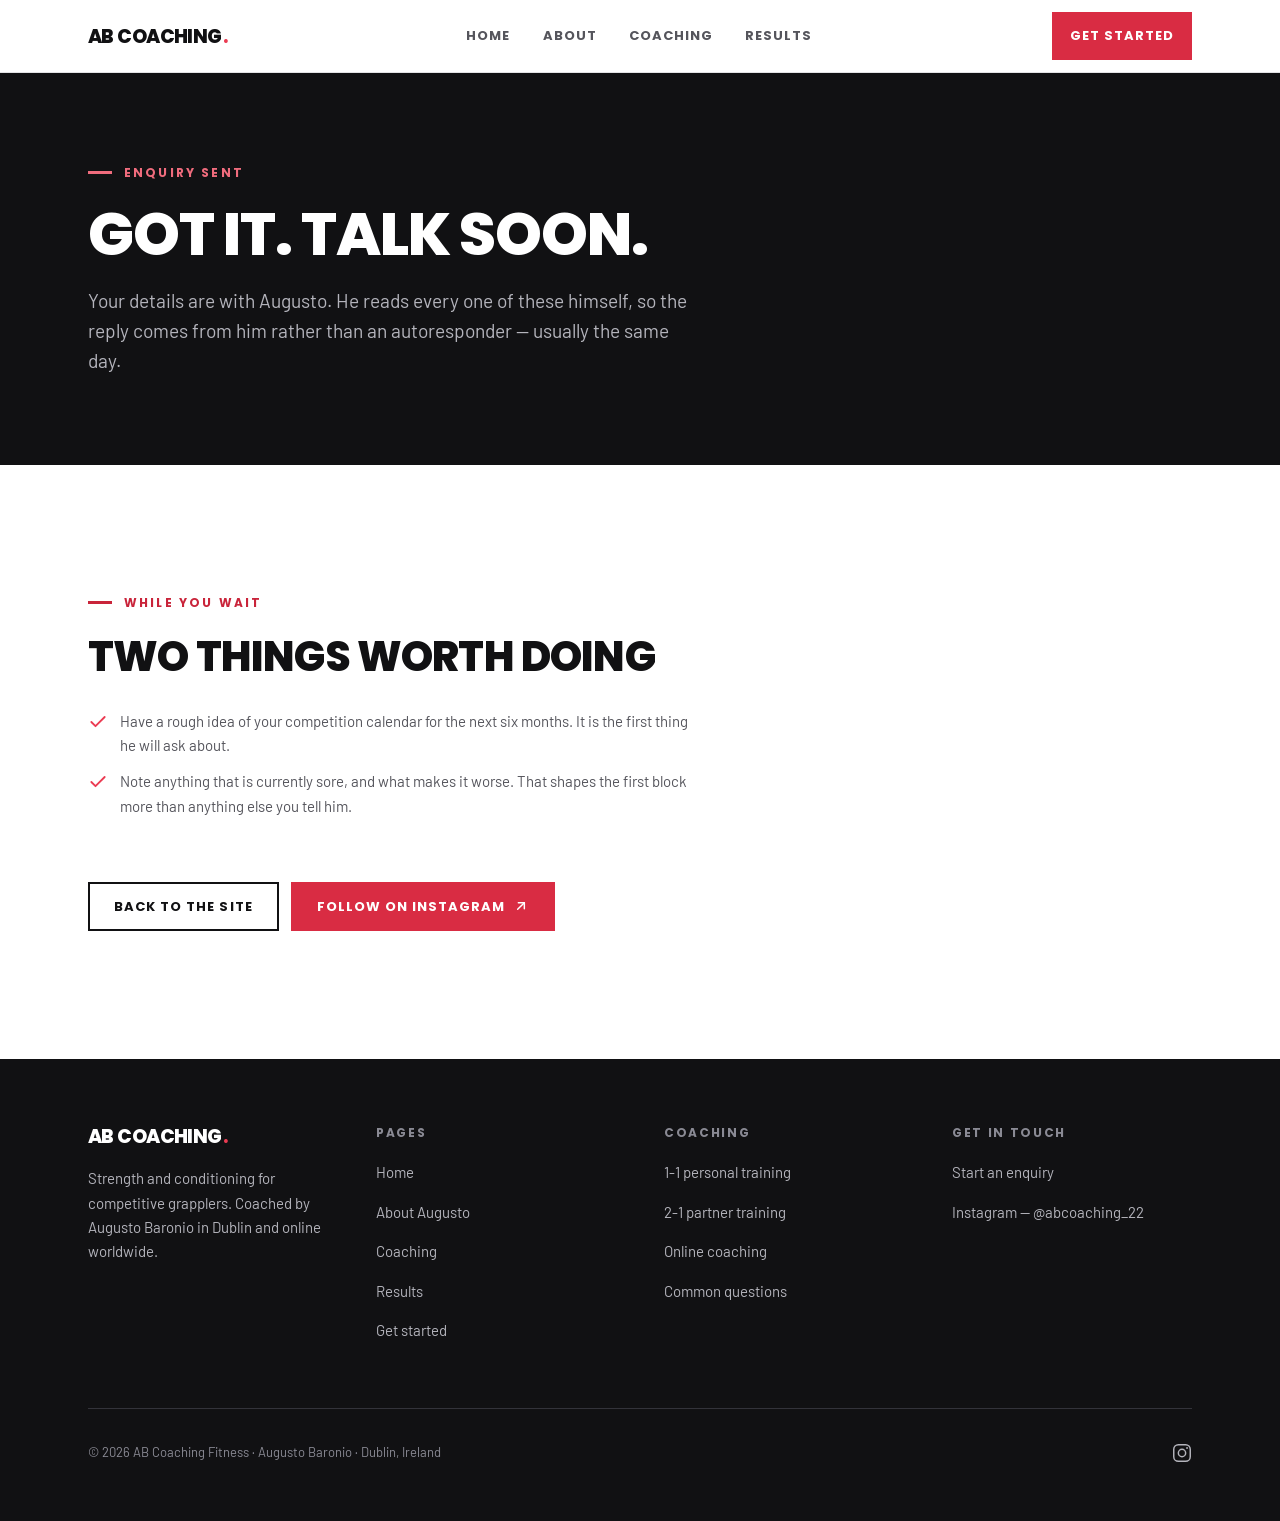
<file: thanks.html>
<!DOCTYPE html>
<html lang="en">
<head>
<meta charset="utf-8">
<meta name="viewport" content="width=device-width, initial-scale=1">
<title>Enquiry sent — AB Coaching Fitness</title>
<meta name="description" content="Your enquiry has reached Augusto. He reads these himself and will come back to you personally.">
<meta name="robots" content="noindex">
<script>document.documentElement.classList.add('js');</script>
<link rel="preconnect" href="https://fonts.googleapis.com">
<link rel="preconnect" href="https://fonts.gstatic.com" crossorigin>
<link href="https://fonts.googleapis.com/css2?family=Poppins:wght@700;800&amp;family=Barlow:wght@400;500;600;700&amp;display=swap" rel="stylesheet">
<link rel="stylesheet" href="/styles.css">
<!-- Icons -->
<link rel="icon" type="image/png" sizes="32x32" href="/favicon-32.png">
<link rel="icon" type="image/png" sizes="16x16" href="/favicon-16.png">
<link rel="apple-touch-icon" href="/apple-touch-icon.png">
<meta name="theme-color" content="#EB3B52">
</head>
<body>

<a class="skip" href="#main">Skip to content</a>

<header class="nav">
  <div class="wrap">
    <div class="nav__bar">
      <a class="brand" href="/">AB Coaching<span class="brand__dot">.</span></a>
      <nav class="nav__links" aria-label="Main">
        <a class="nav__link" href="/">Home</a>
        <a class="nav__link" href="/about">About</a>
        <a class="nav__link" href="/coaching">Coaching</a>
        <a class="nav__link" href="/results">Results</a>
      </nav>
      <a class="btn btn--red btn--nav" href="/get-started">Get started</a>
    </div>
    <nav class="nav__row" aria-label="Main, compact">
      <a class="nav__link" href="/">Home</a>
      <a class="nav__link" href="/about">About</a>
      <a class="nav__link" href="/coaching">Coaching</a>
      <a class="nav__link" href="/results">Results</a>
    </nav>
  </div>
</header>

<main id="main">

  <section class="phead">
    <div class="wrap">
      <p class="eyebrow">Enquiry sent</p>
      <h1 class="h1">Got it. Talk soon.</h1>
      <p class="lead">
        Your details are with Augusto. He reads every one of these himself, so the
        reply comes from him rather than an autoresponder &mdash; usually the same
        day.
      </p>
    </div>
  </section>

  <section class="section section--paper">
    <div class="wrap">
      <div style="max-width: 60ch;">
        <p class="eyebrow">While you wait</p>
        <h2 class="h2">Two things worth doing</h2>
        <ul class="checks" style="margin-top: var(--s6);">
          <li>
            <svg viewBox="0 0 24 24" fill="none" stroke="currentColor" stroke-width="2.2" stroke-linecap="round" stroke-linejoin="round"><path d="M20 6L9 17l-5-5"></path></svg>
            <span>
              Have a rough idea of your competition calendar for the next six
              months. It is the first thing he will ask about.
            </span>
          </li>
          <li>
            <svg viewBox="0 0 24 24" fill="none" stroke="currentColor" stroke-width="2.2" stroke-linecap="round" stroke-linejoin="round"><path d="M20 6L9 17l-5-5"></path></svg>
            <span>
              Note anything that is currently sore, and what makes it worse. That
              shapes the first block more than anything else you tell him.
            </span>
          </li>
        </ul>
        <div class="btn-row" style="margin-top: var(--s8);">
          <a class="btn btn--line" href="/">Back to the site</a>
          <a class="btn btn--red" href="https://www.instagram.com/abcoaching_22/" rel="noopener">
            Follow on Instagram
            <svg viewBox="0 0 24 24" width="16" height="16" fill="none" stroke="currentColor"
                 stroke-width="2.2" stroke-linecap="round" stroke-linejoin="round" aria-hidden="true">
              <path d="M7 17L17 7"></path><path d="M8 7h9v9"></path>
            </svg>
          </a>
        </div>
      </div>
    </div>
  </section>

</main>

<footer class="foot">
  <div class="wrap">
    <div class="foot__grid">
      <div>
        <a class="brand" href="/">AB Coaching<span class="brand__dot">.</span></a>
        <p class="body-muted" style="margin-top: var(--s4); font-size: var(--f-sm); max-width: 34ch;">
          Strength and conditioning for competitive grapplers. Coached by Augusto
          Baronio in Dublin and online worldwide.
        </p>
      </div>
      <div>
        <p class="foot__h">Pages</p>
        <ul class="foot__list">
          <li><a href="/">Home</a></li>
          <li><a href="/about">About Augusto</a></li>
          <li><a href="/coaching">Coaching</a></li>
          <li><a href="/results">Results</a></li>
          <li><a href="/get-started">Get started</a></li>
        </ul>
      </div>
      <div>
        <p class="foot__h">Coaching</p>
        <ul class="foot__list">
          <li><a href="/coaching#pt">1-1 personal training</a></li>
          <li><a href="/coaching#partner">2-1 partner training</a></li>
          <li><a href="/coaching#online">Online coaching</a></li>
          <li><a href="/coaching#faq">Common questions</a></li>
        </ul>
      </div>
      <div>
        <p class="foot__h">Get in touch</p>
        <ul class="foot__list">
          <li><a href="/get-started">Start an enquiry</a></li>
          <li><a href="https://www.instagram.com/abcoaching_22/" rel="noopener">Instagram &mdash; @abcoaching_22</a></li>
        </ul>
      </div>
    </div>
    <div class="foot__base">
      <span>&copy; 2026 AB Coaching Fitness &middot; Augusto Baronio &middot; Dublin, Ireland</span>
      <span class="social">
        <a href="https://www.instagram.com/abcoaching_22/" rel="noopener" aria-label="AB Coaching Fitness on Instagram">
          <svg viewBox="0 0 24 24" fill="none" stroke="currentColor" stroke-width="1.6" stroke-linecap="round" stroke-linejoin="round">
            <rect x="3" y="3" width="18" height="18" rx="5"></rect>
            <circle cx="12" cy="12" r="4"></circle>
            <circle cx="17.5" cy="6.5" r="1" fill="currentColor" stroke="none"></circle>
          </svg>
        </a>
      </span>
    </div>
  </div>
</footer>

<script src="/app.js" defer></script>
</body>
</html>
</file>
<file: styles.css>
/* ============================================================
   AB COACHING FITNESS — Augusto Baronio
   Strength & conditioning for competitive grapplers.
   ------------------------------------------------------------
   All colour, type and spacing live here as tokens.
   Change a value once and it updates across all five pages.
   ============================================================ */

/* ---- 1. TOKENS ------------------------------------------- */

:root {
  /* White is the room. Black is the platform. Crimson is the only
     thing that ever asks you to act. Nothing else gets to be loud. */
  --paper:      #FFFFFF;
  --paper-2:    #F4F4F5;
  --paper-3:    #EBEBEC;
  --rule:       #E2E2E4;
  --rule-firm:  #C9C9CD;

  --ink:        #111113;
  --ink-2:      #1C1C1F;
  --ink-3:      #26262A;
  --ink-rule:   #33333A;

  --red:        #EB3B52;   /* brand crimson — fills, rules, large type */
  --red-btn:    #D92C43;   /* carries small WHITE text at AA (4.78:1) */
  --red-deep:   #C9243A;   /* red as TEXT on white/paper */
  --red-soft:   #F06C7D;   /* red as TEXT on ink */

  --text:       #111113;
  --text-2:     #55555C;
  --text-3:     #6E6E77;
  --on-ink:     #FFFFFF;
  --on-ink-2:   #B4B4BC;
  --on-ink-3:   #8A8A94;

  /* Belt ranks — used by the belt ladder */
  --belt-purple: #5B3391;
  --belt-brown:  #5C3A22;
  --belt-black:  #131317;
  --belt-sleeve: #0D0D10;
  --belt-red:    #B3202F;
  --belt-stripe: #FFFFFF;

  /* Type scale — big jumps at the top, tight steps at the bottom.
     Sized for Poppins, which sets much wider than a condensed face. */
  --f-display: clamp(2.6rem, 6.3vw, 5.25rem);
  --f-h1:      clamp(2.1rem, 4.8vw, 3.75rem);
  --f-h2:      clamp(1.7rem, 3.5vw, 2.6rem);
  --f-h3:      clamp(1.1875rem, 1.7vw, 1.375rem);
  --f-lead:    clamp(1.0625rem, 1.5vw, 1.25rem);
  --f-body:    1.0625rem;
  --f-sm:      0.9375rem;
  --f-xs:      0.8125rem;
  --f-eyebrow: 0.75rem;

  /* Spacing — 4px base */
  --s1: 4px;   --s2: 8px;   --s3: 12px;  --s4: 16px;
  --s5: 24px;  --s6: 32px;  --s7: 48px;  --s8: 64px;
  --s9: 96px;  --s10: 128px;

  --pad-section: clamp(76px, 10vw, 144px);
  --gutter:      clamp(20px, 5vw, 48px);
  --measure:     1200px;

  --ease: cubic-bezier(0.22, 1, 0.36, 1);
  --radius: 0px;           /* sharp corners throughout — no soft edges */
}

/* ---- 2. RESET -------------------------------------------- */

*, *::before, *::after { box-sizing: border-box; }

html {
  -webkit-text-size-adjust: 100%;
  scroll-behavior: smooth;
  scroll-padding-top: 120px;
}

body {
  margin: 0;
  background: var(--paper);
  color: var(--text);
  font-family: "Barlow", system-ui, -apple-system, "Segoe UI", sans-serif;
  font-size: var(--f-body);
  line-height: 1.62;
  -webkit-font-smoothing: antialiased;
  text-rendering: optimizeLegibility;
}

img { max-width: 100%; height: auto; display: block; }
a { color: inherit; }
button, input, select, textarea { font: inherit; color: inherit; }

/* Poppins ExtraBold, uppercase, set tight. The whole personality of
   the page is in how hard this type is packed. */
h1, h2, h3, h4 {
  font-family: "Poppins", system-ui, sans-serif;
  font-weight: 800;
  text-transform: uppercase;
  line-height: 0.98;
  letter-spacing: -0.02em;
  margin: 0;
}

p { margin: 0; }
ul { margin: 0; padding: 0; list-style: none; }

:focus-visible {
  outline: 2px solid var(--red);
  outline-offset: 3px;
}

.skip {
  position: absolute; left: var(--s4); top: -100px;
  background: var(--red-btn); color: #fff;
  padding: var(--s3) var(--s5); z-index: 200;
  font-weight: 700; text-decoration: none;
  transition: top 180ms var(--ease);
}
.skip:focus { top: var(--s4); }

/* ---- 3. LAYOUT PRIMITIVES -------------------------------- */

.wrap {
  width: 100%;
  max-width: var(--measure);
  margin-inline: auto;
  padding-inline: var(--gutter);
}

.section { padding-block: var(--pad-section); }
.section--paper { background: var(--paper); }
.section--sink  { background: var(--paper-2); }
.section--ink   { background: var(--ink); color: var(--on-ink); }
.section--red   { background: var(--red); color: var(--ink); }

/* Modifiers only ever change background/colour. Padding overrides
   are namespaced so a later modifier cannot cancel them. */
.section.section--tight { padding-block: clamp(52px, 6.5vw, 88px); }

.stack > * + * { margin-top: var(--s5); }

/* ---- 4. TYPE COMPONENTS ---------------------------------- */

.eyebrow {
  display: flex;
  align-items: center;
  gap: var(--s3);
  font-family: "Poppins", system-ui, sans-serif;
  font-size: var(--f-eyebrow);
  font-weight: 700;
  letter-spacing: 0.18em;
  text-transform: uppercase;
  color: var(--red-deep);
  margin: 0 0 var(--s5);
}
.eyebrow::before {
  content: "";
  width: 24px; height: 3px;
  background: currentColor;
  flex: none;
}
.section--ink .eyebrow { color: var(--red-soft); }
.section--red .eyebrow { color: var(--ink); }

.display { font-size: var(--f-display); line-height: 0.92; }
.h1 { font-size: var(--f-h1); line-height: 0.94; }
.h2 { font-size: var(--f-h2); line-height: 0.96; }
.h3 { font-size: var(--f-h3); line-height: 1.12; letter-spacing: -0.01em; }

.lead {
  font-size: var(--f-lead);
  line-height: 1.55;
  color: var(--text-2);
  max-width: 56ch;
}
.section--ink .lead { color: var(--on-ink-2); }
.section--red .lead { color: #230810; }

.body-muted { color: var(--text-2); }
.section--ink .body-muted { color: var(--on-ink-2); }
.section--red .body-muted { color: #230810; }

.red { color: var(--red-deep); }
.section--ink .red { color: var(--red-soft); }

/* ---- 5. NAV ---------------------------------------------- */

.nav {
  position: sticky;
  top: 0;
  z-index: 100;
  background: rgba(255, 255, 255, 0.97);
  border-bottom: 1px solid var(--rule);
}

.nav__bar {
  display: flex;
  align-items: center;
  justify-content: space-between;
  gap: var(--s4);
  height: 72px;
}

.brand {
  display: inline-flex;
  align-items: baseline;
  gap: 1px;
  text-decoration: none;
  flex: none;
  font-family: "Poppins", system-ui, sans-serif;
  font-weight: 800;
  text-transform: uppercase;
  font-size: 1.1875rem;
  letter-spacing: -0.03em;
  line-height: 1;
  color: var(--ink);
}
.brand__dot { color: var(--red); }

.nav__links { display: flex; gap: var(--s6); align-items: center; }
.nav__link {
  text-decoration: none;
  font-family: "Poppins", system-ui, sans-serif;
  font-size: var(--f-xs);
  font-weight: 700;
  letter-spacing: 0.08em;
  text-transform: uppercase;
  color: var(--text-2);
  padding-block: var(--s2);
  position: relative;
  transition: color 200ms var(--ease);
}
.nav__link:hover { color: var(--ink); }
.nav__link[aria-current="page"] { color: var(--ink); }
.nav__link[aria-current="page"]::after {
  content: "";
  position: absolute;
  left: 0; right: 0; bottom: -1px;
  height: 3px;
  background: var(--red);
}

/* On mobile the links drop to their own row. No JS, no hamburger. */
.nav__row {
  display: none;
  gap: var(--s6);
  justify-content: center;
  align-items: center;
  height: 42px;
  border-top: 1px solid var(--rule);
}

@media (max-width: 760px) {
  .nav__bar { height: 64px; }
  .nav__links { display: none; }
  .nav__row { display: flex; height: 46px; }
  html { scroll-padding-top: 126px; }

  /* Touch targets get a real 44px minimum on small screens. */
  .brand { min-height: 44px; align-items: center; }
  .nav__row .nav__link {
    display: inline-flex; align-items: center;
    min-height: 44px; padding-block: 0;
  }
  .btn--nav { min-height: 44px; }
}

/* ---- 6. BUTTONS ------------------------------------------ */

.btn {
  display: inline-flex;
  align-items: center;
  justify-content: center;
  gap: var(--s2);
  padding: var(--s3) var(--s5);
  font-family: "Poppins", system-ui, sans-serif;
  font-size: var(--f-xs);
  font-weight: 700;
  letter-spacing: 0.08em;
  text-transform: uppercase;
  text-decoration: none;
  border: 2px solid transparent;
  cursor: pointer;
  white-space: nowrap;
  transition: transform 200ms var(--ease),
              background-color 200ms var(--ease),
              border-color 200ms var(--ease),
              color 200ms var(--ease);
}
.btn:hover { transform: translateY(-2px); }
.btn:active { transform: translateY(0); }

.btn--red { background: var(--red-btn); color: #fff; }
.btn--red:hover { background: #B81729; }

.btn--ink { background: var(--ink); color: #fff; }
.btn--ink:hover { background: #000; }

.btn--line { border-color: var(--ink); color: var(--ink); }
.btn--line:hover { background: var(--ink); color: #fff; }

.btn--onink { background: #fff; color: var(--ink); }
.btn--onink:hover { background: var(--red); color: #fff; }

.btn--lg { padding: var(--s4) var(--s7); font-size: var(--f-sm); }
.btn--nav { padding: 11px var(--s4); }
@media (max-width: 400px) {
  .btn--nav { padding: 10px var(--s3); font-size: 0.6875rem; letter-spacing: 0.05em; }
}

/* Safety net: a long label must never push the page sideways. Below
   the tablet breakpoint buttons may wrap and shrink to fit. */
@media (max-width: 760px) {
  .btn { white-space: normal; text-align: center; max-width: 100%; }
  .btn--lg { padding: var(--s4) var(--s5); }
}

.btn-row { display: flex; flex-wrap: wrap; gap: var(--s3); }

/* ---- 7. HERO --------------------------------------------- */

.hero {
  background: var(--paper);
  padding-block: clamp(48px, 7vw, 96px) clamp(56px, 8vw, 104px);
}
.hero__grid { display: grid; gap: clamp(36px, 5vw, 64px); align-items: end; }
@media (min-width: 920px) {
  .hero__grid { grid-template-columns: 1.4fr 0.8fr; }
}
.hero__lead { margin-top: var(--s6); }

/* The headline's second line carries the promise, so it carries the
   colour. Nothing else in the hero competes with it. */
.hero__accent { color: var(--red); display: block; }

.hero__photo { position: relative; overflow: hidden; background: var(--paper-2); }
.hero__photo img { width: 100%; }
.hero__tag {
  position: absolute;
  left: 0; bottom: 0;
  background: var(--ink);
  color: #fff;
  font-family: "Poppins", system-ui, sans-serif;
  font-size: 0.6875rem;
  font-weight: 700;
  letter-spacing: 0.12em;
  text-transform: uppercase;
  padding: var(--s2) var(--s4);
}

/* ---- 8. STATS -------------------------------------------- */

.stats {
  display: grid;
  gap: 0;
  border-top: 2px solid var(--ink);
  grid-template-columns: repeat(auto-fit, minmax(min(190px, 100%), 1fr));
}
/* No dividers between the figures — the spacing separates them. */
.stat { padding: var(--s6) var(--s6) var(--s6) 0; }
.stat__n {
  font-family: "Poppins", system-ui, sans-serif;
  font-weight: 800;
  font-size: clamp(2.4rem, 4vw, 3.4rem);
  line-height: 1;
  letter-spacing: -0.03em;
  color: var(--ink);
}
.stat__l {
  display: block;
  margin-top: var(--s3);
  font-size: var(--f-xs);
  letter-spacing: 0.06em;
  text-transform: uppercase;
  color: var(--text-3);
  line-height: 1.45;
  max-width: 24ch;
}
.section--ink .stats { border-top-color: var(--red); }
.section--ink .stat__n { color: #fff; }
.section--ink .stat__l { color: var(--on-ink-3); }

/* ---- 9. CARDS -------------------------------------------- */

.grid { display: grid; gap: var(--s5); grid-template-columns: repeat(auto-fit, minmax(min(280px, 100%), 1fr)); }
.grid--2 { grid-template-columns: repeat(auto-fit, minmax(min(340px, 100%), 1fr)); }

.card {
  background: var(--paper);
  border: 1px solid var(--rule);
  padding: var(--s7) var(--s6);
  transition: transform 240ms var(--ease),
              border-color 240ms var(--ease),
              box-shadow 240ms var(--ease);
}
.card:hover {
  transform: translateY(-4px);
  border-color: var(--ink);
  box-shadow: 8px 8px 0 var(--paper-3);
}
.card__icon { width: 32px; height: 32px; color: var(--red); margin-bottom: var(--s5); }
.card__icon svg { width: 100%; height: 100%; display: block; }
.card .h3 { margin-bottom: var(--s3); }
.card p { color: var(--text-2); font-size: var(--f-sm); }

.section--sink .card { background: var(--paper); }
.section--ink .card {
  background: var(--ink-2);
  border-color: var(--ink-rule);
}
.section--ink .card:hover { border-color: var(--red); box-shadow: 8px 8px 0 var(--ink-3); }
.section--ink .card p { color: var(--on-ink-2); }
.section--ink .card__icon { color: var(--red-soft); }

/* ---- 10. BELT LADDER (signature) ------------------------- */
/* Real BJJ belts drawn in CSS. Purple and brown carry a black
   sleeve; the black belt carries a red one, as they actually do. */

.ladder { display: grid; }

.rank {
  display: grid;
  gap: var(--s4);
  align-items: center;
  padding-block: var(--s6);
  border-top: 1px solid var(--rule);
}
.rank:last-child { border-bottom: 1px solid var(--rule); }
@media (min-width: 820px) {
  .rank { grid-template-columns: 230px 1fr; gap: var(--s8); }
}

.belt {
  position: relative;
  height: 30px;
  width: 100%;
  box-shadow: inset 0 -6px 12px rgba(0, 0, 0, 0.24);
}
.belt--purple { background: var(--belt-purple); }
.belt--brown  { background: var(--belt-brown); }
.belt--black  { background: var(--belt-black); }

.belt__sleeve {
  position: absolute;
  top: 0; bottom: 0;
  right: 14%;
  width: 74px;
  background: var(--belt-sleeve);
  display: flex;
  align-items: center;
  justify-content: flex-end;
  gap: 5px;
  padding-right: 9px;
}
.belt--black .belt__sleeve { background: var(--belt-red); }
.belt__deg { width: 5px; height: 15px; background: var(--belt-stripe); }

.rank__label {
  display: block;
  margin-top: var(--s3);
  font-family: "Poppins", system-ui, sans-serif;
  font-size: var(--f-xs);
  font-weight: 700;
  letter-spacing: 0.12em;
  text-transform: uppercase;
  color: var(--text-3);
}
.rank__body .h3 { margin-bottom: var(--s3); }
.rank__body p { color: var(--text-2); max-width: 62ch; }

/* ---- 11. STEPS ------------------------------------------- */
/* Numbered because this genuinely is a sequence — the order the
   first weeks actually happen in, not decoration. */

.steps { display: grid; gap: 0; }
@media (min-width: 880px) { .steps { grid-template-columns: repeat(3, 1fr); } }
.step {
  padding: var(--s7) var(--s6) var(--s7) 0;
  border-top: 2px solid var(--ink);
  margin-right: var(--s6);
}
.step__n {
  font-family: "Poppins", system-ui, sans-serif;
  font-weight: 800;
  font-size: 0.8125rem;
  letter-spacing: 0.08em;
  color: var(--red-deep);
  display: block;
  margin-bottom: var(--s4);
}

/* The steps block also appears on the dark section, where the
   light-theme greys would be unreadable. */
.section--ink .step { border-top-color: var(--red); }
.section--ink .step__n { color: var(--red-soft); }
.section--ink .step p { color: var(--on-ink-2); }
.step .h3 { margin-bottom: var(--s3); }
.step p { color: var(--text-2); font-size: var(--f-sm); }

/* ---- 12. QUOTES ------------------------------------------ */

.quote {
  background: var(--paper);
  border: 1px solid var(--rule);
  border-left: 4px solid var(--red);
  padding: var(--s7) var(--s6);
  transition: transform 240ms var(--ease), box-shadow 240ms var(--ease);
}
.quote:hover { transform: translateY(-4px); box-shadow: 8px 8px 0 var(--paper-3); }
.quote__text { font-size: var(--f-lead); line-height: 1.5; color: var(--text); }
.quote__by {
  display: flex; flex-direction: column; gap: 2px;
  margin-top: var(--s5); padding-top: var(--s5);
  border-top: 1px solid var(--rule);
}
.quote__name {
  font-family: "Poppins", system-ui, sans-serif;
  font-weight: 800; text-transform: uppercase;
  letter-spacing: -0.01em; font-size: 1.0625rem;
}
.quote__role {
  font-size: var(--f-xs); letter-spacing: 0.06em;
  text-transform: uppercase; color: var(--text-3);
}

.section--ink .quote {
  background: var(--ink-2); border-color: var(--ink-rule); border-left-color: var(--red);
}
.section--ink .quote:hover { box-shadow: 8px 8px 0 var(--ink-3); }
.section--ink .quote__text { color: #fff; }
.section--ink .quote__by { border-top-color: var(--ink-rule); }
.section--ink .quote__role { color: var(--on-ink-3); }

.section--red .quote {
  background: rgba(255, 255, 255, 0.16);
  border-color: rgba(0, 0, 0, 0.16);
  border-left-color: var(--ink);
}
.section--red .quote:hover { box-shadow: 8px 8px 0 rgba(0, 0, 0, 0.14); }
.section--red .quote__text,
.section--red .quote__name { color: var(--ink); }
.section--red .quote__by { border-top-color: rgba(0, 0, 0, 0.16); }
.section--red .quote__role { color: #3A1119; }

/* ---- 13. VIDEO STORIES ----------------------------------- */
/* Self-hosted client videos. preload="none" on the <video> tag means
   ZERO video bytes download until someone actually presses play —
   only the poster image loads. That is what keeps the page fast, and
   it needs no JavaScript at all. See videos/README.md. */

.vgrid { display: grid; gap: var(--s5); grid-template-columns: repeat(auto-fit, minmax(min(260px, 100%), 1fr)); }

.vcard {
  display: flex;
  flex-direction: column;
  background: var(--paper);
  border: 1px solid var(--rule);
  transition: transform 240ms var(--ease), border-color 240ms var(--ease), box-shadow 240ms var(--ease);
}
.vcard:hover { transform: translateY(-4px); border-color: var(--ink); box-shadow: 8px 8px 0 var(--paper-3); }

.vcard__video {
  width: 100%;
  display: block;
  background: var(--ink);
  aspect-ratio: 9 / 16;
  object-fit: cover;
}
.vcard--wide .vcard__video { aspect-ratio: 16 / 9; }

.vcard__body { padding: var(--s5) var(--s5) var(--s6); }
.vcard__quote {
  font-size: var(--f-sm);
  line-height: 1.5;
  color: var(--text-2);
  margin-bottom: var(--s4);
}
.vcard__name {
  display: block;
  font-family: "Poppins", system-ui, sans-serif;
  font-weight: 800;
  text-transform: uppercase;
  letter-spacing: -0.01em;
  font-size: 1rem;
  color: var(--ink);
}
.vcard__meta {
  display: block;
  margin-top: 2px;
  font-size: var(--f-xs);
  letter-spacing: 0.06em;
  text-transform: uppercase;
  color: var(--text-3);
}

.section--ink .vcard { background: var(--ink-2); border-color: var(--ink-rule); }
.section--ink .vcard:hover { border-color: var(--red); box-shadow: 8px 8px 0 var(--ink-3); }
.section--ink .vcard__quote { color: var(--on-ink-2); }
.section--ink .vcard__name { color: #fff; }
.section--ink .vcard__meta { color: var(--on-ink-3); }

/* ---- 14. CHECK LIST -------------------------------------- */

.checks { display: grid; gap: var(--s3); }
.checks li {
  display: grid; grid-template-columns: 20px 1fr; gap: var(--s3);
  align-items: start; font-size: var(--f-sm); color: var(--text-2);
}
.checks svg { width: 20px; height: 20px; color: var(--red); margin-top: 3px; }
.section--ink .checks li { color: var(--on-ink-2); }
.section--ink .checks svg { color: var(--red-soft); }

/* ---- 15. SPLIT ------------------------------------------- */

.split { display: grid; gap: clamp(36px, 5vw, 72px); align-items: center; }
@media (min-width: 900px) {
  .split { grid-template-columns: 1fr 1fr; }
  .split--wide-text { grid-template-columns: 1.3fr 0.7fr; }
}
/* Shrink-to-fit so the frame hugs the photo instead of leaving a gap
   beside portrait images. Landscape images still scale down. */
.split__media { justify-self: center; overflow: hidden; }
.split__media img { width: 100%; }

/* ---- 16. PAGE HEADER ------------------------------------- */

.phead {
  background: var(--ink);
  color: var(--on-ink);
  padding-block: clamp(56px, 7vw, 100px);
}
.phead .lead { margin-top: var(--s5); color: var(--on-ink-2); }
.phead .eyebrow { color: var(--red-soft); }

/* ---- 17. FORM -------------------------------------------- */

.form { display: grid; gap: var(--s5); }

.field { display: grid; gap: var(--s2); }
.field > label {
  font-family: "Poppins", system-ui, sans-serif;
  font-size: var(--f-xs); font-weight: 700;
  letter-spacing: 0.08em; text-transform: uppercase;
  color: var(--text);
}
.hint {
  font-size: var(--f-xs); color: var(--text-3);
  letter-spacing: 0; text-transform: none; font-weight: 400;
}

.field input, .field select, .field textarea {
  width: 100%;
  background: var(--paper);
  border: 1px solid var(--rule-firm);
  padding: var(--s3) var(--s4);
  color: var(--text);
  transition: border-color 180ms var(--ease), box-shadow 180ms var(--ease);
}
.field input:hover, .field select:hover, .field textarea:hover { border-color: var(--text-3); }
.field input:focus, .field select:focus, .field textarea:focus {
  outline: none;
  border-color: var(--red);
  box-shadow: 0 0 0 3px rgba(235, 59, 82, 0.18);
}
.field textarea { min-height: 130px; resize: vertical; }

.field-pair { display: grid; gap: var(--s5); }
@media (min-width: 640px) { .field-pair { grid-template-columns: 1fr 1fr; } }

.consent {
  display: grid; grid-template-columns: 20px 1fr; gap: var(--s3);
  align-items: start; font-size: var(--f-sm); color: var(--text-2);
}
.consent input { width: 20px; height: 20px; margin-top: 3px; accent-color: var(--red); }

.req { color: var(--red-deep); }

.form-aside {
  background: var(--ink);
  color: var(--on-ink);
  padding: var(--s7) var(--s6);
}
.form-aside .h3 { margin-bottom: var(--s4); }
.form-aside .checks li { color: var(--on-ink-2); }
.form-aside .checks svg { color: var(--red-soft); }
.form-aside .body-muted { color: var(--on-ink-2); }

/* ---- 18. CTA BAND ---------------------------------------- */

.cta-band { text-align: center; }
.cta-band .lead { margin-inline: auto; margin-top: var(--s5); }
.cta-band .eyebrow { justify-content: center; }
.cta-band .btn-row { justify-content: center; margin-top: var(--s7); }

/* ---- 19. FOOTER ------------------------------------------ */

.foot { background: var(--ink); color: var(--on-ink); padding-block: var(--s8) var(--s7); }
.foot__grid { display: grid; gap: var(--s7); grid-template-columns: repeat(auto-fit, minmax(min(200px, 100%), 1fr)); }
.foot .brand { color: #fff; }
/* The footer is dark but is not a .section--ink, so it needs its own
   override or the light-theme grey leaks through. */
.foot .body-muted { color: var(--on-ink-2); }
.foot__h {
  font-family: "Poppins", system-ui, sans-serif;
  font-size: var(--f-eyebrow); font-weight: 700;
  letter-spacing: 0.14em; text-transform: uppercase;
  color: var(--on-ink-3); margin-bottom: var(--s4);
}
.foot__list { display: grid; gap: var(--s3); }
.foot__list a {
  text-decoration: none; color: var(--on-ink-2);
  font-size: var(--f-sm); transition: color 200ms var(--ease);
}
.foot__list a:hover { color: var(--red-soft); }
.foot__base {
  margin-top: var(--s8); padding-top: var(--s5);
  border-top: 1px solid var(--ink-rule);
  display: flex; flex-wrap: wrap; gap: var(--s4);
  justify-content: space-between; align-items: center;
  font-size: var(--f-xs); color: var(--on-ink-3);
}
.social { display: flex; gap: var(--s2); margin-right: -10px; }
/* The link is a 40px hit area; the icon inside stays visually 22px. */
.social a {
  width: 40px; height: 40px;
  display: grid; place-items: center;
  color: var(--on-ink-2);
  transition: color 200ms var(--ease), transform 200ms var(--ease);
}
.social a:hover { color: var(--red-soft); transform: translateY(-2px); }
.social svg { width: 22px; height: 22px; display: block; }

/* ---- 20. REVEAL ------------------------------------------ */
/* Nothing is hidden without JS — .js is only set by app.js. */

.js .r {
  opacity: 0;
  transform: translateY(18px);
  transition: opacity 620ms var(--ease), transform 620ms var(--ease);
}
.js .r.in { opacity: 1; transform: none; }

@media (prefers-reduced-motion: reduce) {
  html { scroll-behavior: auto; }
  *, *::before, *::after {
    animation-duration: 0.001ms !important;
    transition-duration: 0.001ms !important;
  }
  .js .r { opacity: 1; transform: none; }
}
</file>
